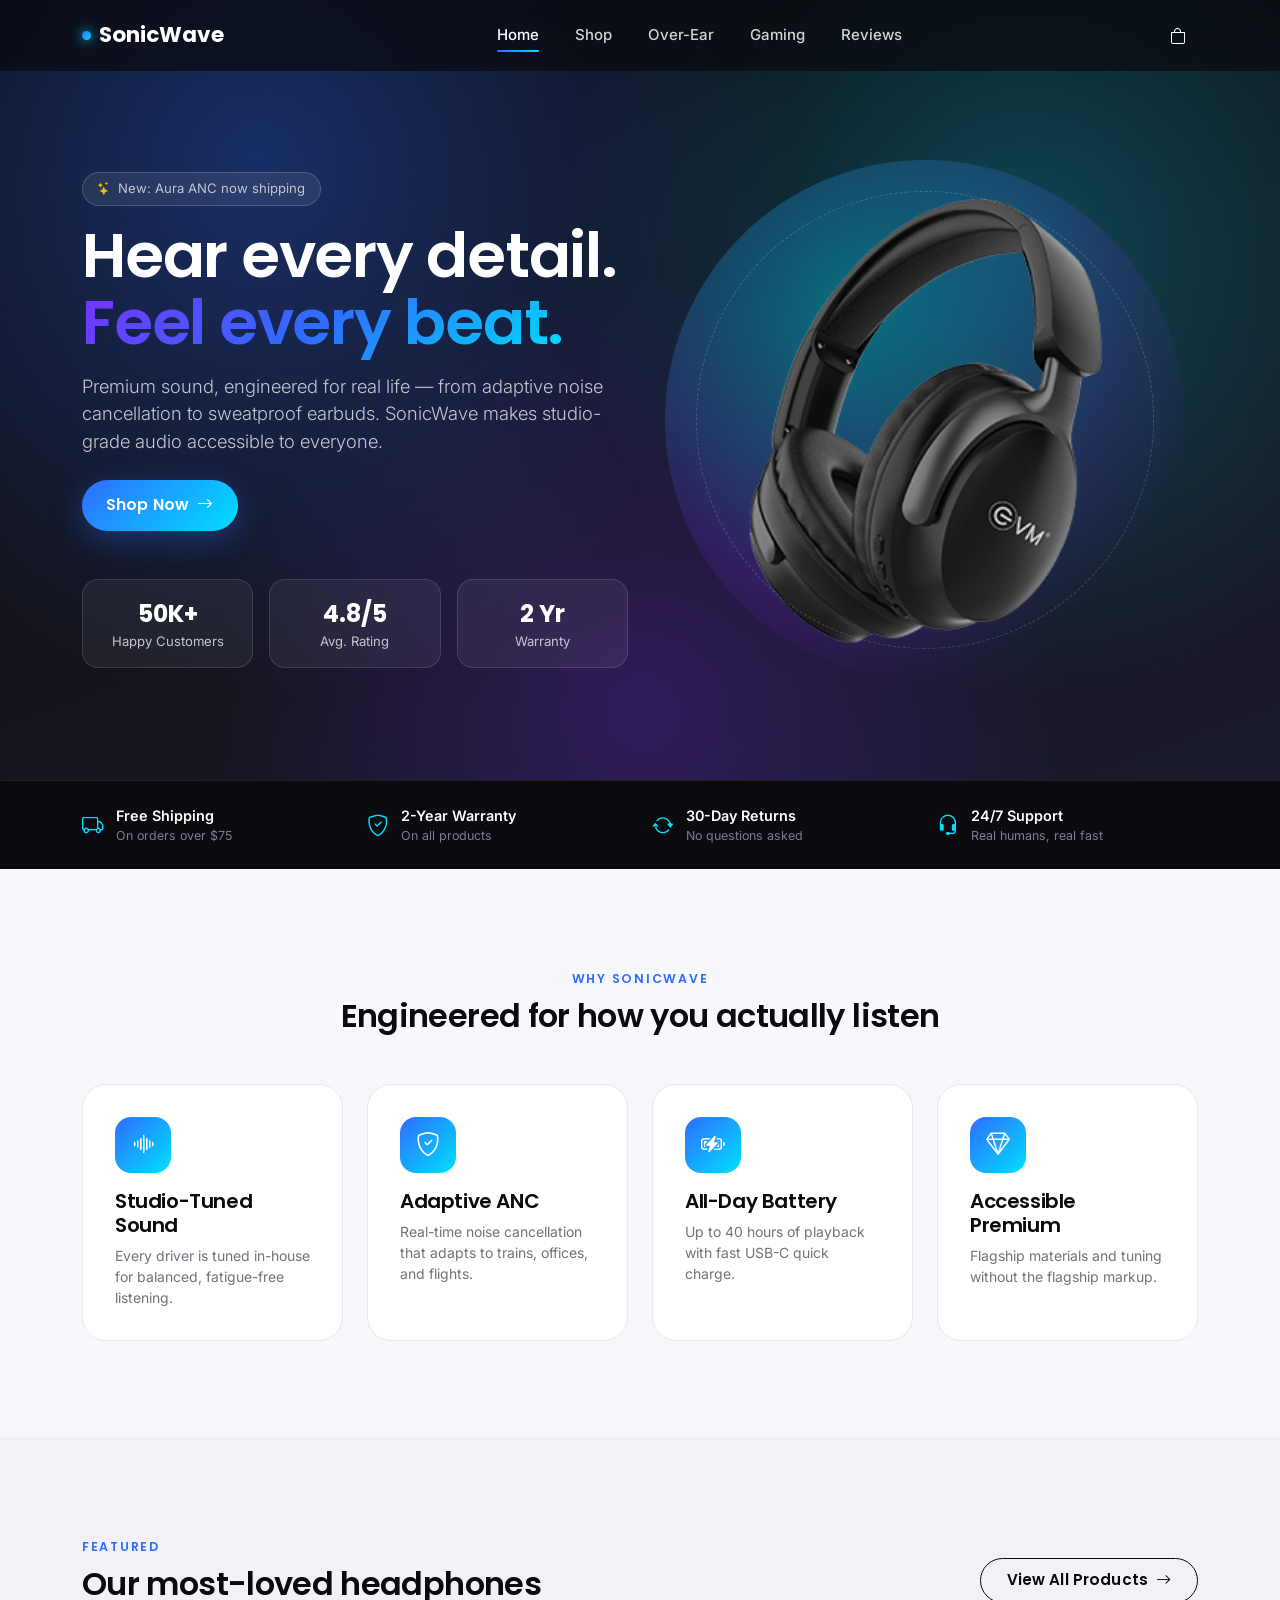
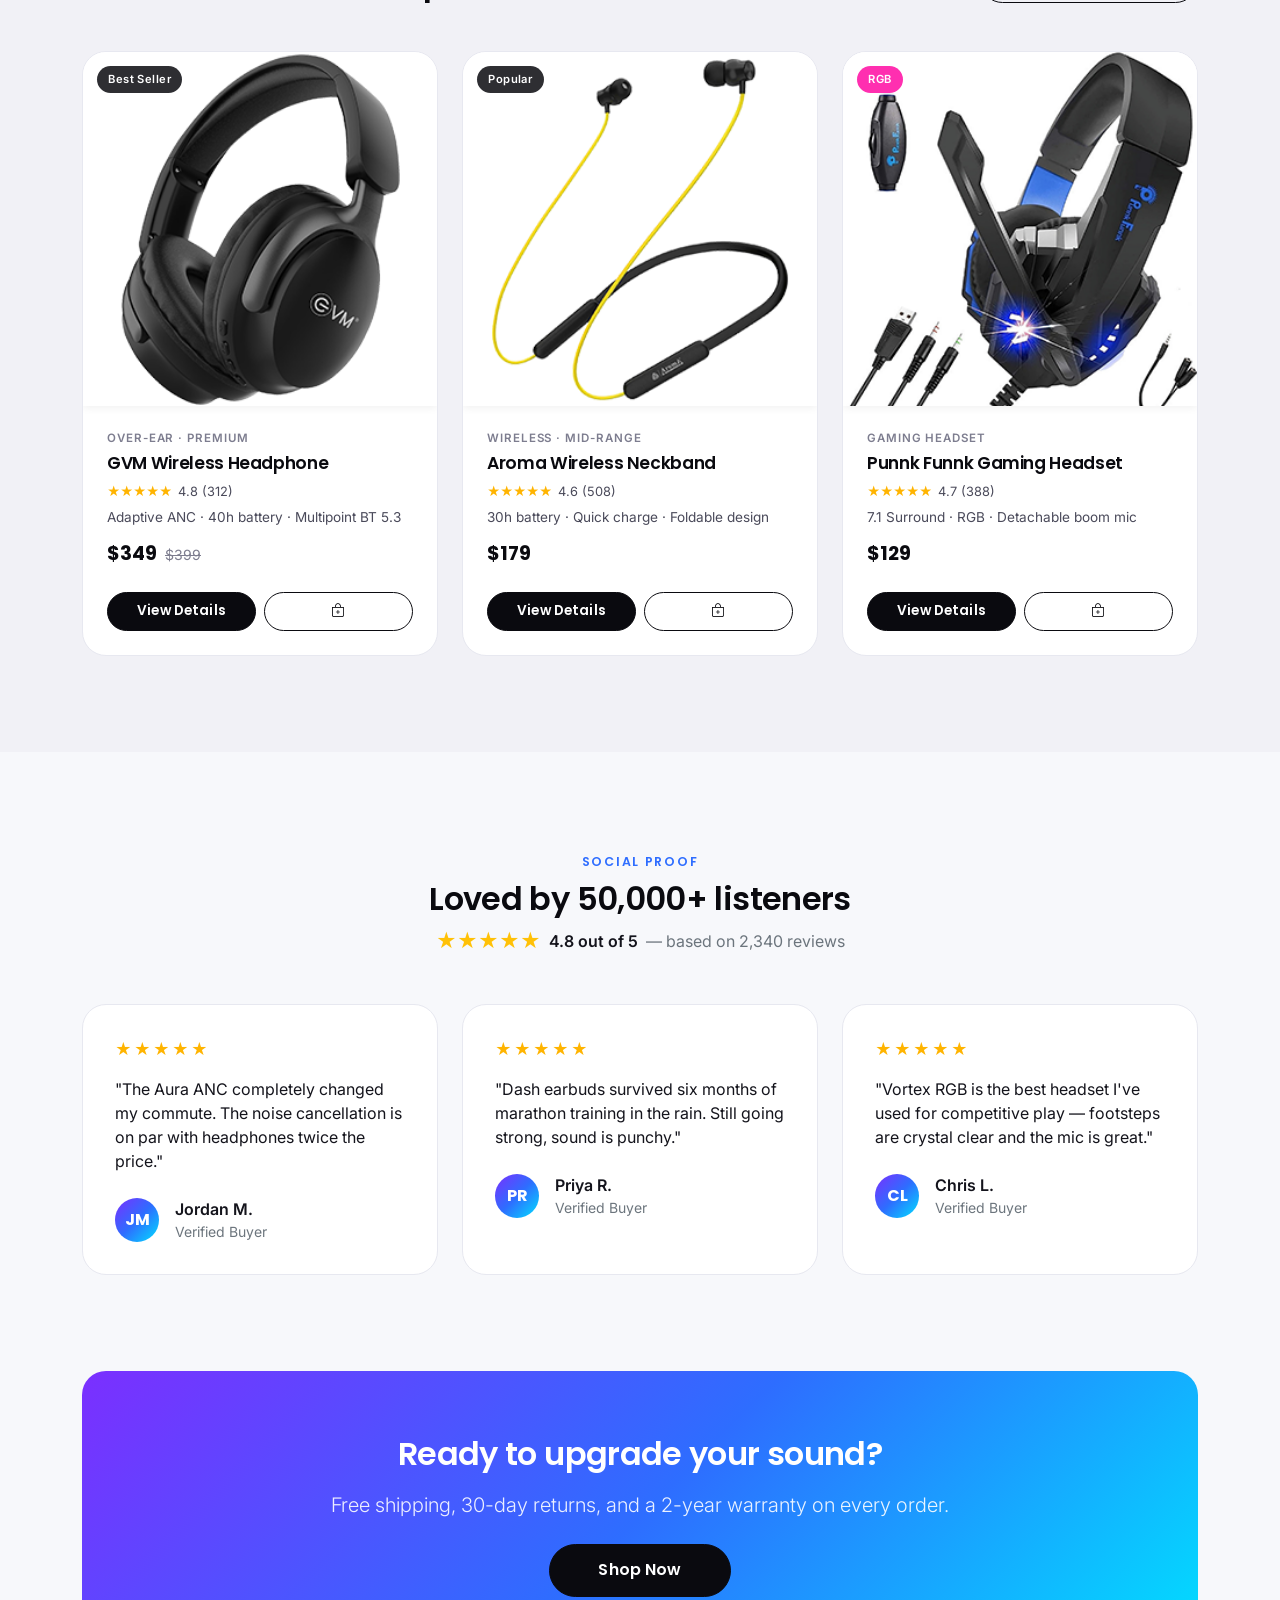
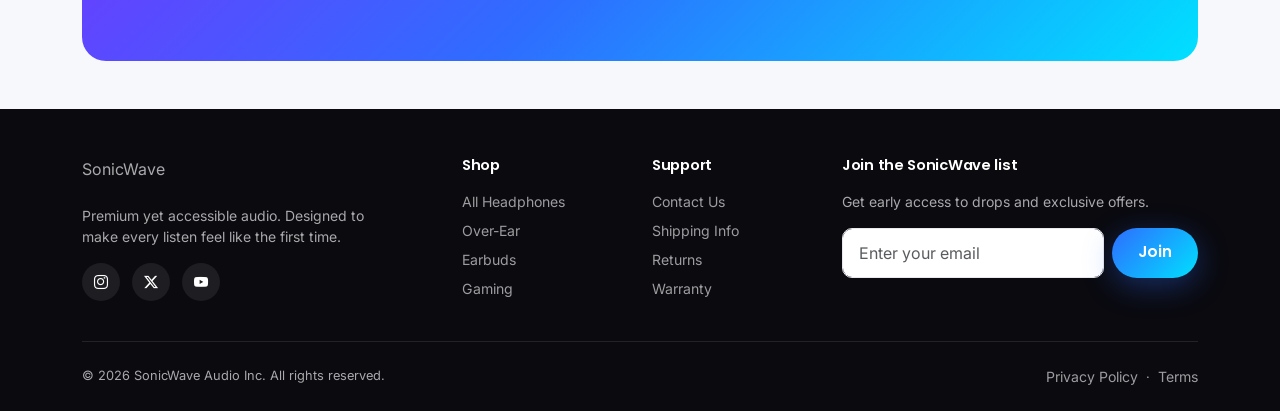
<file: index.html>
<!DOCTYPE html>
<html lang="en">
<head>
<meta charset="UTF-8">
<meta name="viewport" content="width=device-width, initial-scale=1.0">
<title>SonicWave — Hear Every Detail</title>
<link rel="icon" href="images/favicon.png">
<meta name="description" content="SonicWave — premium yet accessible headphones. Over-ear ANC, wireless, sport earbuds, gaming and studio audio.">
<link rel="preconnect" href="https://fonts.googleapis.com">
<link href="https://fonts.googleapis.com/css2?family=Poppins:wght@500;600;700;800&family=Inter:wght@400;500;600;700&display=swap" rel="stylesheet">
<link href="https://cdn.jsdelivr.net/npm/bootstrap@5.3.3/dist/css/bootstrap.min.css" rel="stylesheet">
<link rel="stylesheet" href="https://cdn.jsdelivr.net/npm/bootstrap-icons@1.11.3/font/bootstrap-icons.css">
<link rel="stylesheet" href="css/style.css">
</head>
<body>

<!-- ============================== NAVBAR ============================== -->
<nav class="navbar navbar-expand-lg navbar-sonic fixed-top">
  <div class="container">
    <a class="navbar-brand" href="index.html"><span class="brand-dot"></span>SonicWave</a>
    <div class="collapse navbar-collapse d-none d-lg-flex">
      <ul class="navbar-nav mx-auto gap-1">
        <li class="nav-item"><a class="nav-link active" href="index.html">Home</a></li>
        <li class="nav-item"><a class="nav-link" href="shop.html">Shop</a></li>
        <li class="nav-item"><a class="nav-link" href="shop.html?category=Over-Ear">Over-Ear</a></li>
        <li class="nav-item"><a class="nav-link" href="shop.html?category=Gaming">Gaming</a></li>
        <li class="nav-item"><a class="nav-link" href="#reviews">Reviews</a></li>
      </ul>
    </div>
    <div class="d-flex align-items-center gap-1">
      <a href="cart.html" class="icon-link" aria-label="Cart">
        <i class="bi bi-bag"></i>
        <span class="cart-badge js-cart-count">0</span>
      </a>
      <button class="navbar-toggler d-lg-none" type="button" data-bs-toggle="offcanvas" data-bs-target="#navMenu" aria-label="Toggle navigation">
        <i class="bi bi-list fs-2"></i>
      </button>
    </div>
  </div>
</nav>

<!-- Mobile Offcanvas Menu -->
<div class="offcanvas offcanvas-start offcanvas-sonic" tabindex="-1" id="navMenu">
  <div class="offcanvas-header">
    <span class="navbar-brand"><span class="brand-dot"></span>SonicWave</span>
    <button type="button" class="btn-close btn-close-white" data-bs-dismiss="offcanvas" aria-label="Close"></button>
  </div>
  <div class="offcanvas-body">
    <ul class="navbar-nav">
      <li class="nav-item"><a class="nav-link" href="index.html">Home</a></li>
      <li class="nav-item"><a class="nav-link" href="shop.html">Shop All</a></li>
      <li class="nav-item"><a class="nav-link" href="cart.html">Cart</a></li>
      <li class="nav-item"><a class="nav-link" href="checkout.html">Checkout</a></li>
    </ul>
  </div>
</div>

<!-- ============================== HERO ============================== -->
<header class="hero-sonic">
  <div class="container position-relative">
    <div class="row align-items-center gy-5">
      <div class="col-lg-6">
        <span class="hero-badge"><i class="bi bi-stars text-warning"></i> New: Aura ANC now shipping</span>
        <h1 class="mt-3 mb-3">Hear every detail. <span class="text-gradient">Feel every beat.</span></h1>
        <p class="lead mb-4">Premium sound, engineered for real life — from adaptive noise cancellation to sweatproof earbuds. SonicWave makes studio-grade audio accessible to everyone.</p>
        <div class="d-flex flex-wrap gap-3 mb-5">
          <a href="shop.html" class="btn btn-primary-gradient btn-lg px-4">Shop Now <i class="bi bi-arrow-right ms-1"></i></a>
        </div>
        <div class="row g-3">
          <div class="col-4">
            <div class="stat-pill text-center">
              <div class="stat-num">50K+</div>
              <div class="stat-label">Happy Customers</div>
            </div>
          </div>
          <div class="col-4">
            <div class="stat-pill text-center">
              <div class="stat-num">4.8/5</div>
              <div class="stat-label">Avg. Rating</div>
            </div>
          </div>
          <div class="col-4">
            <div class="stat-pill text-center">
              <div class="stat-num">2 Yr</div>
              <div class="stat-label">Warranty</div>
            </div>
          </div>
        </div>
      </div>
      <div class="col-lg-6">
        <div class="hero-art mx-auto" style="max-width:520px;">
          <div class="glow-ring"></div>
          <img src="images/over1-main.png" alt="SonicWave Aura ANC headphones" loading="eager">
        </div>
      </div>
    </div>
  </div>
</header>

<!-- ============================== TRUST BAR ============================== -->
<section class="trust-bar py-4">
  <div class="container">
    <div class="row g-4">
      <div class="col-6 col-md-3">
        <div class="trust-item">
          <i class="bi bi-truck"></i>
          <div><div class="t-title">Free Shipping</div><div class="t-sub">On orders over $75</div></div>
        </div>
      </div>
      <div class="col-6 col-md-3">
        <div class="trust-item">
          <i class="bi bi-shield-check"></i>
          <div><div class="t-title">2-Year Warranty</div><div class="t-sub">On all products</div></div>
        </div>
      </div>
      <div class="col-6 col-md-3">
        <div class="trust-item">
          <i class="bi bi-arrow-repeat"></i>
          <div><div class="t-title">30-Day Returns</div><div class="t-sub">No questions asked</div></div>
        </div>
      </div>
      <div class="col-6 col-md-3">
        <div class="trust-item">
          <i class="bi bi-headset"></i>
          <div><div class="t-title">24/7 Support</div><div class="t-sub">Real humans, real fast</div></div>
        </div>
      </div>
    </div>
  </div>
</section>

<!-- ============================== VALUE PROPS ============================== -->
<section class="section-pad">
  <div class="container">
    <div class="text-center mb-5">
      <span class="section-eyebrow">Why SonicWave</span>
      <h2 class="mt-2">Engineered for how you actually listen</h2>
    </div>
    <div class="row g-4">
      <div class="col-md-3 col-6">
        <div class="value-card">
          <div class="value-icon"><i class="bi bi-soundwave"></i></div>
          <h5>Studio-Tuned Sound</h5>
          <p class="text-secondary small mb-0">Every driver is tuned in-house for balanced, fatigue-free listening.</p>
        </div>
      </div>
      <div class="col-md-3 col-6">
        <div class="value-card">
          <div class="value-icon"><i class="bi bi-shield-check"></i></div>
          <h5>Adaptive ANC</h5>
          <p class="text-secondary small mb-0">Real-time noise cancellation that adapts to trains, offices, and flights.</p>
        </div>
      </div>
      <div class="col-md-3 col-6">
        <div class="value-card">
          <div class="value-icon"><i class="bi bi-battery-charging"></i></div>
          <h5>All-Day Battery</h5>
          <p class="text-secondary small mb-0">Up to 40 hours of playback with fast USB-C quick charge.</p>
        </div>
      </div>
      <div class="col-md-3 col-6">
        <div class="value-card">
          <div class="value-icon"><i class="bi bi-gem"></i></div>
          <h5>Accessible Premium</h5>
          <p class="text-secondary small mb-0">Flagship materials and tuning without the flagship markup.</p>
        </div>
      </div>
    </div>
  </div>
</section>

<!-- ============================== FEATURED PRODUCTS ============================== -->
<section class="section-pad bg-surface-alt">
  <div class="container">
    <div class="d-flex flex-wrap justify-content-between align-items-end mb-5 gap-3">
      <div>
        <span class="section-eyebrow">Featured</span>
        <h2 class="mt-2 mb-0">Our most-loved headphones</h2>
      </div>
      <a href="shop.html" class="btn btn-outline-dark-pill">View All Products <i class="bi bi-arrow-right ms-1"></i></a>
    </div>

    <div class="row g-4">

      <!-- Card: Aura ANC -->
      <div class="col-lg-4 col-md-6">
        <div class="product-card">
          <div class="product-media tone-1 position-relative">
            <span class="media-badge">Best Seller</span>
            <img src="images/over1-main.png" alt="SonicWave Aura ANC" loading="lazy">
          </div>
          <div class="card-body-sonic">
            <span class="p-category">Over-Ear · Premium</span>
            <a href="product.html?id=aura-anc" class="text-decoration-none"><h3 class="p-name">GVM Wireless Headphone</h3></a>
            <div class="rating-row"><span class="stars">★★★★★</span> 4.8 (312)</div>
            <p class="p-feature">Adaptive ANC · 40h battery · Multipoint BT 5.3</p>
            <div class="p-price-row">
              <span class="p-price">$349</span>
              <span class="p-price-old">$399</span>
            </div>
          </div>
          <div class="card-actions">
            <a href="product.html?id=aura-anc" class="btn btn-dark-pill btn-sm">View Details</a>
            <button class="btn btn-outline-dark-pill btn-sm" onclick="swAddToCart('aura-anc','black',1)"><i class="bi bi-bag-plus"></i></button>
          </div>
        </div>
      </div>

      <!-- Card: Pulse -->
      <div class="col-lg-4 col-md-6">
        <div class="product-card">
          <div class="product-media tone-2 position-relative">
            <span class="media-badge">Popular</span>
            <img src="images/wireless-main.png" alt="Aroma Wireless Neckband" loading="lazy">
          </div>
          <div class="card-body-sonic">
            <span class="p-category">Wireless · Mid-Range</span>
            <a href="product.html?id=pulse-wireless" class="text-decoration-none"><h3 class="p-name">Aroma Wireless Neckband</h3></a>
            <div class="rating-row"><span class="stars">★★★★★</span> 4.6 (508)</div>
            <p class="p-feature">30h battery · Quick charge · Foldable design</p>
            <div class="p-price-row"><span class="p-price">$179</span></div>
          </div>
          <div class="card-actions">
            <a href="product.html?id=pulse-wireless" class="btn btn-dark-pill btn-sm">View Details</a>
            <button class="btn btn-outline-dark-pill btn-sm" onclick="swAddToCart('pulse-wireless','black',1)"><i class="bi bi-bag-plus"></i></button>
          </div>
        </div>
      </div>

      <!-- Card: Vortex Gaming -->
      <div class="col-lg-4 col-md-6">
        <div class="product-card">
          <div class="product-media tone-5 position-relative">
            <span class="media-badge badge-sale">RGB</span>
            <img src="images/gaming-main.png" alt="Punnk Funnk Gaming Headset" loading="lazy">
          </div>
          <div class="card-body-sonic">
            <span class="p-category">Gaming Headset</span>
            <a href="product.html?id=vortex-gaming" class="text-decoration-none"><h3 class="p-name">Punnk Funnk Gaming Headset</h3></a>
            <div class="rating-row"><span class="stars">★★★★★</span> 4.7 (388)</div>
            <p class="p-feature">7.1 Surround · RGB · Detachable boom mic</p>
            <div class="p-price-row"><span class="p-price">$129</span></div>
          </div>
          <div class="card-actions">
            <a href="product.html?id=vortex-gaming" class="btn btn-dark-pill btn-sm">View Details</a>
            <button class="btn btn-outline-dark-pill btn-sm" onclick="swAddToCart('vortex-gaming','black',1)"><i class="bi bi-bag-plus"></i></button>
          </div>
        </div>
      </div>

    </div>
  </div>
</section>

<!-- ============================== SOCIAL PROOF / REVIEWS ============================== -->
<section class="section-pad" id="reviews">
  <div class="container">
    <div class="text-center mb-5">
      <span class="section-eyebrow">Social Proof</span>
      <h2 class="mt-2">Loved by 50,000+ listeners</h2>
      <div class="d-flex justify-content-center align-items-center gap-2 mt-2">
        <span class="text-warning fs-5">★★★★★</span>
        <span class="fw-semibold">4.8 out of 5</span>
        <span class="text-secondary">— based on 2,340 reviews</span>
      </div>
    </div>
    <div class="row g-4">
      <div class="col-md-4">
        <div class="testimonial-card">
          <div class="stars mb-3">★★★★★</div>
          <p class="mb-4">"The Aura ANC completely changed my commute. The noise cancellation is on par with headphones twice the price."</p>
          <div class="d-flex align-items-center gap-3">
            <div class="t-avatar">JM</div>
            <div><div class="fw-semibold">Jordan M.</div><div class="small text-secondary">Verified Buyer</div></div>
          </div>
        </div>
      </div>
      <div class="col-md-4">
        <div class="testimonial-card">
          <div class="stars mb-3">★★★★★</div>
          <p class="mb-4">"Dash earbuds survived six months of marathon training in the rain. Still going strong, sound is punchy."</p>
          <div class="d-flex align-items-center gap-3">
            <div class="t-avatar">PR</div>
            <div><div class="fw-semibold">Priya R.</div><div class="small text-secondary">Verified Buyer</div></div>
          </div>
        </div>
      </div>
      <div class="col-md-4">
        <div class="testimonial-card">
          <div class="stars mb-3">★★★★★</div>
          <p class="mb-4">"Vortex RGB is the best headset I've used for competitive play — footsteps are crystal clear and the mic is great."</p>
          <div class="d-flex align-items-center gap-3">
            <div class="t-avatar">CL</div>
            <div><div class="fw-semibold">Chris L.</div><div class="small text-secondary">Verified Buyer</div></div>
          </div>
        </div>
      </div>
    </div>
  </div>
</section>

<!-- ============================== FINAL CTA BANNER ============================== -->
<section class="container pb-5">
  <div class="cta-banner text-center">
    <div class="position-relative">
      <h2 class="mb-3">Ready to upgrade your sound?</h2>
      <p class="lead mb-4" style="color:rgba(255,255,255,0.9);">Free shipping, 30-day returns, and a 2-year warranty on every order.</p>
      <a href="shop.html" class="btn btn-dark-pill btn-lg px-5">Shop Now</a>
    </div>
  </div>
</section>

<!-- ============================== FOOTER ============================== -->
<footer class="footer-sonic pt-5 pb-4">
  <div class="container">
    <div class="row g-4">
      <div class="col-lg-4">
        <span class="navbar-brand mb-3 d-inline-flex"><span class="brand-dot"></span>SonicWave</span>
        <p class="small mt-2" style="max-width:320px;">Premium yet accessible audio. Designed to make every listen feel like the first time.</p>
        <div class="mt-3">
          <a href="#" class="social-icon" aria-label="Instagram"><i class="bi bi-instagram"></i></a>
          <a href="#" class="social-icon" aria-label="Twitter"><i class="bi bi-twitter-x"></i></a>
          <a href="#" class="social-icon" aria-label="YouTube"><i class="bi bi-youtube"></i></a>
        </div>
      </div>
      <div class="col-lg-2 col-6">
        <h6>Shop</h6>
        <a href="shop.html">All Headphones</a>
        <a href="shop.html?category=Over-Ear">Over-Ear</a>
        <a href="shop.html?category=Earbuds">Earbuds</a>
        <a href="shop.html?category=Gaming">Gaming</a>
      </div>
      <div class="col-lg-2 col-6">
        <h6>Support</h6>
        <a href="#">Contact Us</a>
        <a href="#">Shipping Info</a>
        <a href="#">Returns</a>
        <a href="#">Warranty</a>
      </div>
      <div class="col-lg-4">
        <h6>Join the SonicWave list</h6>
        <p class="small">Get early access to drops and exclusive offers.</p>
        <form class="js-newsletter-form d-flex gap-2">
          <input type="email" class="form-control" placeholder="Enter your email" required>
          <button class="btn btn-primary-gradient" type="submit">Join</button>
        </form>
      </div>
    </div>
    <div class="footer-bottom d-flex flex-wrap justify-content-between gap-2">
      <span>© 2026 SonicWave Audio Inc. All rights reserved.</span>
      <span><a href="#" class="d-inline">Privacy Policy</a> &nbsp;·&nbsp; <a href="#" class="d-inline">Terms</a></span>
    </div>
  </div>
</footer>

<script src="https://cdn.jsdelivr.net/npm/bootstrap@5.3.3/dist/js/bootstrap.bundle.min.js"></script>
<script src="js/main.js"></script>
</body>
</html>
</file>
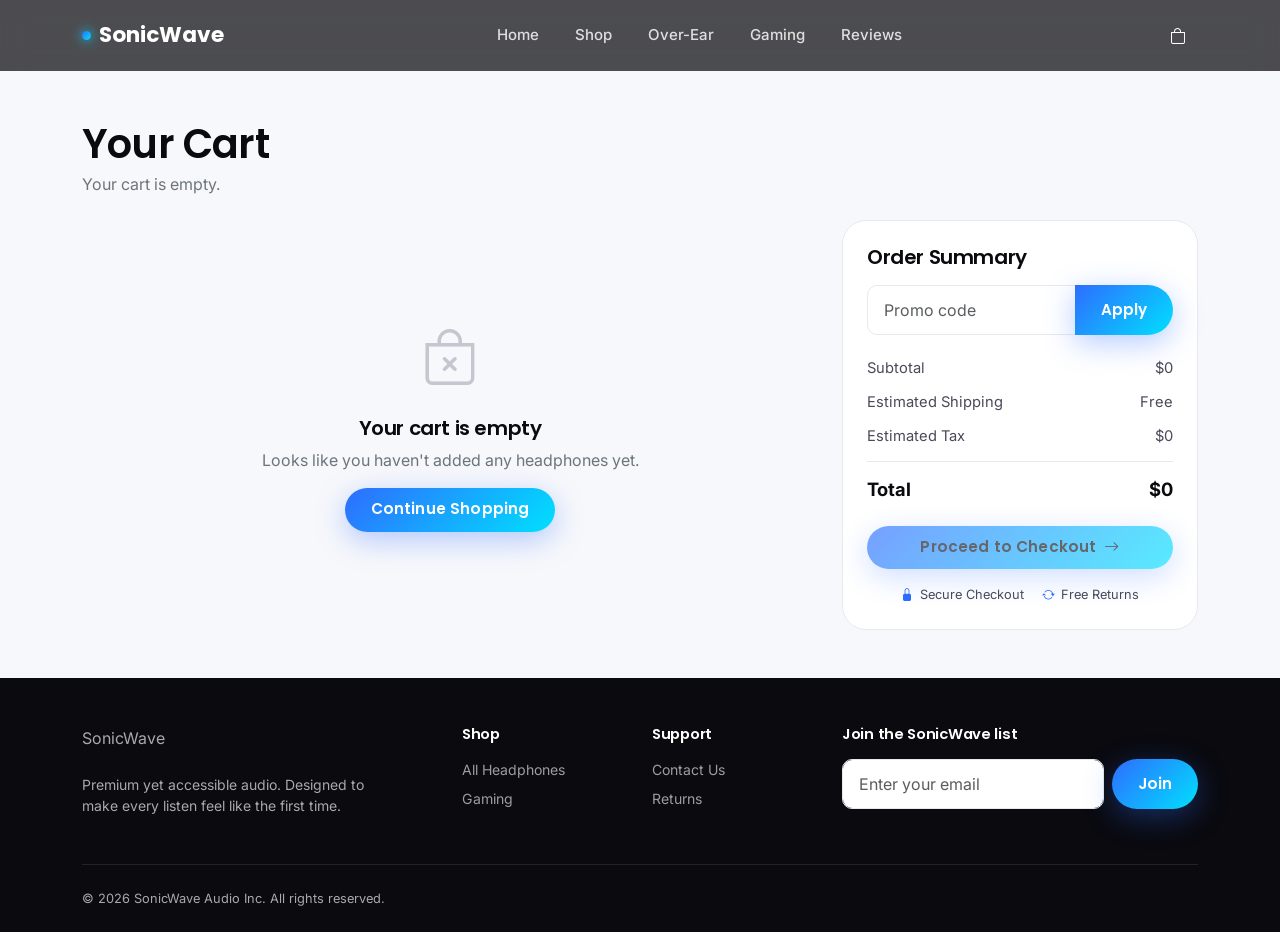
<file: cart.html>
<!DOCTYPE html>
<html lang="en">
<head>
<meta charset="UTF-8">
<meta name="viewport" content="width=device-width, initial-scale=1.0">
<title>Your Cart — SonicWave</title>
<link rel="icon" href="images/favicon.png">
<link rel="preconnect" href="https://fonts.googleapis.com">
<link href="https://fonts.googleapis.com/css2?family=Poppins:wght@500;600;700;800&family=Inter:wght@400;500;600;700&display=swap" rel="stylesheet">
<link href="https://cdn.jsdelivr.net/npm/bootstrap@5.3.3/dist/css/bootstrap.min.css" rel="stylesheet">
<link rel="stylesheet" href="https://cdn.jsdelivr.net/npm/bootstrap-icons@1.11.3/font/bootstrap-icons.css">
<link rel="stylesheet" href="css/style.css">
</head>
<body>

<!-- ============================== NAVBAR ============================== -->
<nav class="navbar navbar-expand-lg navbar-sonic fixed-top">
  <div class="container">
    <a class="navbar-brand" href="index.html"><span class="brand-dot"></span>SonicWave</a>
    <div class="collapse navbar-collapse d-none d-lg-flex">
      <ul class="navbar-nav mx-auto gap-1">
        <li class="nav-item"><a class="nav-link" href="index.html">Home</a></li>
        <li class="nav-item"><a class="nav-link" href="shop.html">Shop</a></li>
        <li class="nav-item"><a class="nav-link" href="shop.html?category=Over-Ear">Over-Ear</a></li>
        <li class="nav-item"><a class="nav-link" href="shop.html?category=Gaming">Gaming</a></li>
        <li class="nav-item"><a class="nav-link" href="index.html#reviews">Reviews</a></li>
      </ul>
    </div>
    <div class="d-flex align-items-center gap-1">
      <a href="cart.html" class="icon-link" aria-label="Cart">
        <i class="bi bi-bag"></i>
        <span class="cart-badge js-cart-count">0</span>
      </a>
      <button class="navbar-toggler d-lg-none" type="button" data-bs-toggle="offcanvas" data-bs-target="#navMenu" aria-label="Toggle navigation">
        <i class="bi bi-list fs-2"></i>
      </button>
    </div>
  </div>
</nav>

<div class="offcanvas offcanvas-start offcanvas-sonic" tabindex="-1" id="navMenu">
  <div class="offcanvas-header">
    <span class="navbar-brand"><span class="brand-dot"></span>SonicWave</span>
    <button type="button" class="btn-close btn-close-white" data-bs-dismiss="offcanvas" aria-label="Close"></button>
  </div>
  <div class="offcanvas-body">
    <ul class="navbar-nav">
      <li class="nav-item"><a class="nav-link" href="index.html">Home</a></li>
      <li class="nav-item"><a class="nav-link" href="shop.html">Shop All</a></li>
      <li class="nav-item"><a class="nav-link" href="cart.html">Cart</a></li>
      <li class="nav-item"><a class="nav-link" href="checkout.html">Checkout</a></li>
    </ul>
  </div>
</div>

<main style="padding-top:120px;" class="pb-5">
  <div class="container">
    <h1 class="mb-1">Your Cart</h1>
    <p class="text-secondary mb-4" id="cartSubtitle">Loading your items…</p>

    <div class="row g-4" id="cartLayout">
      <!-- ===== Cart Items ===== -->
      <div class="col-lg-8">
        <div id="cartItemsWrap"></div>

        <div id="emptyCartState" class="empty-state d-none">
          <i class="bi bi-bag-x"></i>
          <h5 class="mt-3">Your cart is empty</h5>
          <p class="text-secondary">Looks like you haven't added any headphones yet.</p>
          <a href="shop.html" class="btn btn-primary-gradient">Continue Shopping</a>
        </div>

        <a href="shop.html" class="btn btn-outline-dark-pill mt-2" id="continueShoppingBtn"><i class="bi bi-arrow-left me-2"></i>Continue Shopping</a>
      </div>

      <!-- ===== Order Summary ===== -->
      <div class="col-lg-4">
        <div class="summary-card">
          <h5 class="mb-3">Order Summary</h5>
          <div class="input-group mb-3">
            <input type="text" class="form-control promo-input" placeholder="Promo code" id="promoInput" style="border-top-right-radius:0;border-bottom-right-radius:0;">
            <button class="btn btn-primary-gradient" style="border-top-left-radius:0;border-bottom-left-radius:0;" id="applyPromoBtn">Apply</button>
          </div>
          <div class="summary-row"><span>Subtotal</span><span id="sumSubtotal">$0.00</span></div>
          <div class="summary-row"><span>Estimated Shipping</span><span id="sumShipping">$0.00</span></div>
          <div class="summary-row"><span>Estimated Tax</span><span id="sumTax">$0.00</span></div>
          <div class="summary-row text-success d-none" id="sumDiscountRow"><span>Discount</span><span id="sumDiscount">-$0.00</span></div>
          <div class="summary-row total"><span>Total</span><span id="sumTotal">$0.00</span></div>
          <a href="checkout.html" class="btn btn-primary-gradient w-100 mt-3" id="checkoutBtn">Proceed to Checkout <i class="bi bi-arrow-right ms-1"></i></a>
          <div class="trust-badges-row mt-3 justify-content-center">
            <span class="tb-item"><i class="bi bi-lock-fill"></i> Secure Checkout</span>
            <span class="tb-item"><i class="bi bi-arrow-repeat"></i> Free Returns</span>
          </div>
        </div>
      </div>
    </div>
  </div>
</main>

<!-- ============================== FOOTER ============================== -->
<footer class="footer-sonic pt-5 pb-4">
  <div class="container">
    <div class="row g-4">
      <div class="col-lg-4">
        <span class="navbar-brand mb-3 d-inline-flex"><span class="brand-dot"></span>SonicWave</span>
        <p class="small mt-2" style="max-width:320px;">Premium yet accessible audio. Designed to make every listen feel like the first time.</p>
      </div>
      <div class="col-lg-2 col-6">
        <h6>Shop</h6>
        <a href="shop.html">All Headphones</a>
        <a href="shop.html?category=Gaming">Gaming</a>
      </div>
      <div class="col-lg-2 col-6">
        <h6>Support</h6>
        <a href="#">Contact Us</a>
        <a href="#">Returns</a>
      </div>
      <div class="col-lg-4">
        <h6>Join the SonicWave list</h6>
        <form class="js-newsletter-form d-flex gap-2">
          <input type="email" class="form-control" placeholder="Enter your email" required>
          <button class="btn btn-primary-gradient" type="submit">Join</button>
        </form>
      </div>
    </div>
    <div class="footer-bottom">© 2026 SonicWave Audio Inc. All rights reserved.</div>
  </div>
</footer>

<script src="https://cdn.jsdelivr.net/npm/bootstrap@5.3.3/dist/js/bootstrap.bundle.min.js"></script>
<script src="js/main.js"></script>
<script>
  let appliedDiscount = 0;

  function renderCart() {
    const cart = swGetCart();
    const wrap = document.getElementById('cartItemsWrap');
    const empty = document.getElementById('emptyCartState');
    const continueBtn = document.getElementById('continueShoppingBtn');
    const checkoutBtn = document.getElementById('checkoutBtn');

    if (cart.length === 0) {
      wrap.innerHTML = '';
      empty.classList.remove('d-none');
      continueBtn.classList.add('d-none');
      checkoutBtn.classList.add('disabled');
      checkoutBtn.setAttribute('aria-disabled', 'true');
      document.getElementById('cartSubtitle').textContent = 'Your cart is empty.';
    } else {
      empty.classList.add('d-none');
      continueBtn.classList.remove('d-none');
      checkoutBtn.classList.remove('disabled');
      document.getElementById('cartSubtitle').textContent = `${swCartCount()} item${swCartCount() > 1 ? 's' : ''} in your cart`;

      wrap.innerHTML = cart.map(item => {
        const p = swGetProduct(item.id);
        if (!p) return '';
        const variant = p.variants.color.find(c => c.key === item.color) || p.variants.color[0];
        const tone = 'tone-' + p.tone;
        const lineTotal = p.price * item.qty;
        return `
        <div class="cart-line d-flex gap-3" data-id="${item.id}" data-color="${item.color}">
          <a href="product.html?id=${p.id}" class="product-media cl-media ${tone}">
            <img src="${swMainImage(p)}" alt="${p.name}" loading="lazy">
          </a>
          <div class="flex-grow-1">
            <div class="d-flex justify-content-between">
              <div>
                <a href="product.html?id=${p.id}" class="text-decoration-none text-dark"><h6 class="mb-1 fw-semibold">${p.name}</h6></a>
                <div class="small text-secondary mb-1">Color: ${variant.label}</div>
                <div class="fw-semibold">${swFormatPrice(p.price)}</div>
              </div>
              <button class="btn-ghost-icon remove-item-btn" aria-label="Remove item"><i class="bi bi-trash3"></i></button>
            </div>
            <div class="d-flex justify-content-between align-items-center mt-2">
              <div class="qty-stepper">
                <button type="button" class="qty-dec">−</button>
                <input type="text" class="qty-val" value="${item.qty}" readonly>
                <button type="button" class="qty-inc">+</button>
              </div>
              <div class="fw-bold line-total">${swFormatPrice(lineTotal)}</div>
            </div>
          </div>
        </div>`;
      }).join('');

      // Wire up per-line events
      wrap.querySelectorAll('.cart-line').forEach(line => {
        const id = line.dataset.id, color = line.dataset.color;
        line.querySelector('.qty-inc').addEventListener('click', () => {
          const item = swGetCart().find(i => i.id === id && i.color === color);
          swUpdateQty(id, color, item.qty + 1);
          renderCart();
        });
        line.querySelector('.qty-dec').addEventListener('click', () => {
          const item = swGetCart().find(i => i.id === id && i.color === color);
          swUpdateQty(id, color, Math.max(1, item.qty - 1));
          renderCart();
        });
        line.querySelector('.remove-item-btn').addEventListener('click', () => {
          swRemoveFromCart(id, color);
          renderCart();
        });
      });
    }

    updateSummary();
  }

  function updateSummary() {
    const subtotal = swCartSubtotal();
    const shipping = subtotal === 0 ? 0 : (subtotal >= 75 ? 0 : 8.99);
    const tax = subtotal * 0.07;
    const discount = subtotal * appliedDiscount;
    const total = Math.max(0, subtotal + shipping + tax - discount);

    document.getElementById('sumSubtotal').textContent = swFormatPrice(subtotal);
    document.getElementById('sumShipping').textContent = shipping === 0 ? 'Free' : swFormatPrice(shipping);
    document.getElementById('sumTax').textContent = swFormatPrice(tax);
    document.getElementById('sumTotal').textContent = swFormatPrice(total);

    const discRow = document.getElementById('sumDiscountRow');
    if (discount > 0) {
      discRow.classList.remove('d-none');
      document.getElementById('sumDiscount').textContent = '-' + swFormatPrice(discount);
    } else {
      discRow.classList.add('d-none');
    }
  }

  document.getElementById('applyPromoBtn').addEventListener('click', () => {
    const code = document.getElementById('promoInput').value.trim().toUpperCase();
    if (code === 'SONIC10') {
      appliedDiscount = 0.10;
      swShowToast('Promo applied', '10% off your order');
    } else if (code) {
      appliedDiscount = 0;
      swShowToast('Invalid code', 'Try SONIC10 for 10% off');
    }
    updateSummary();
  });

  renderCart();
</script>
</body>
</html>
</file>
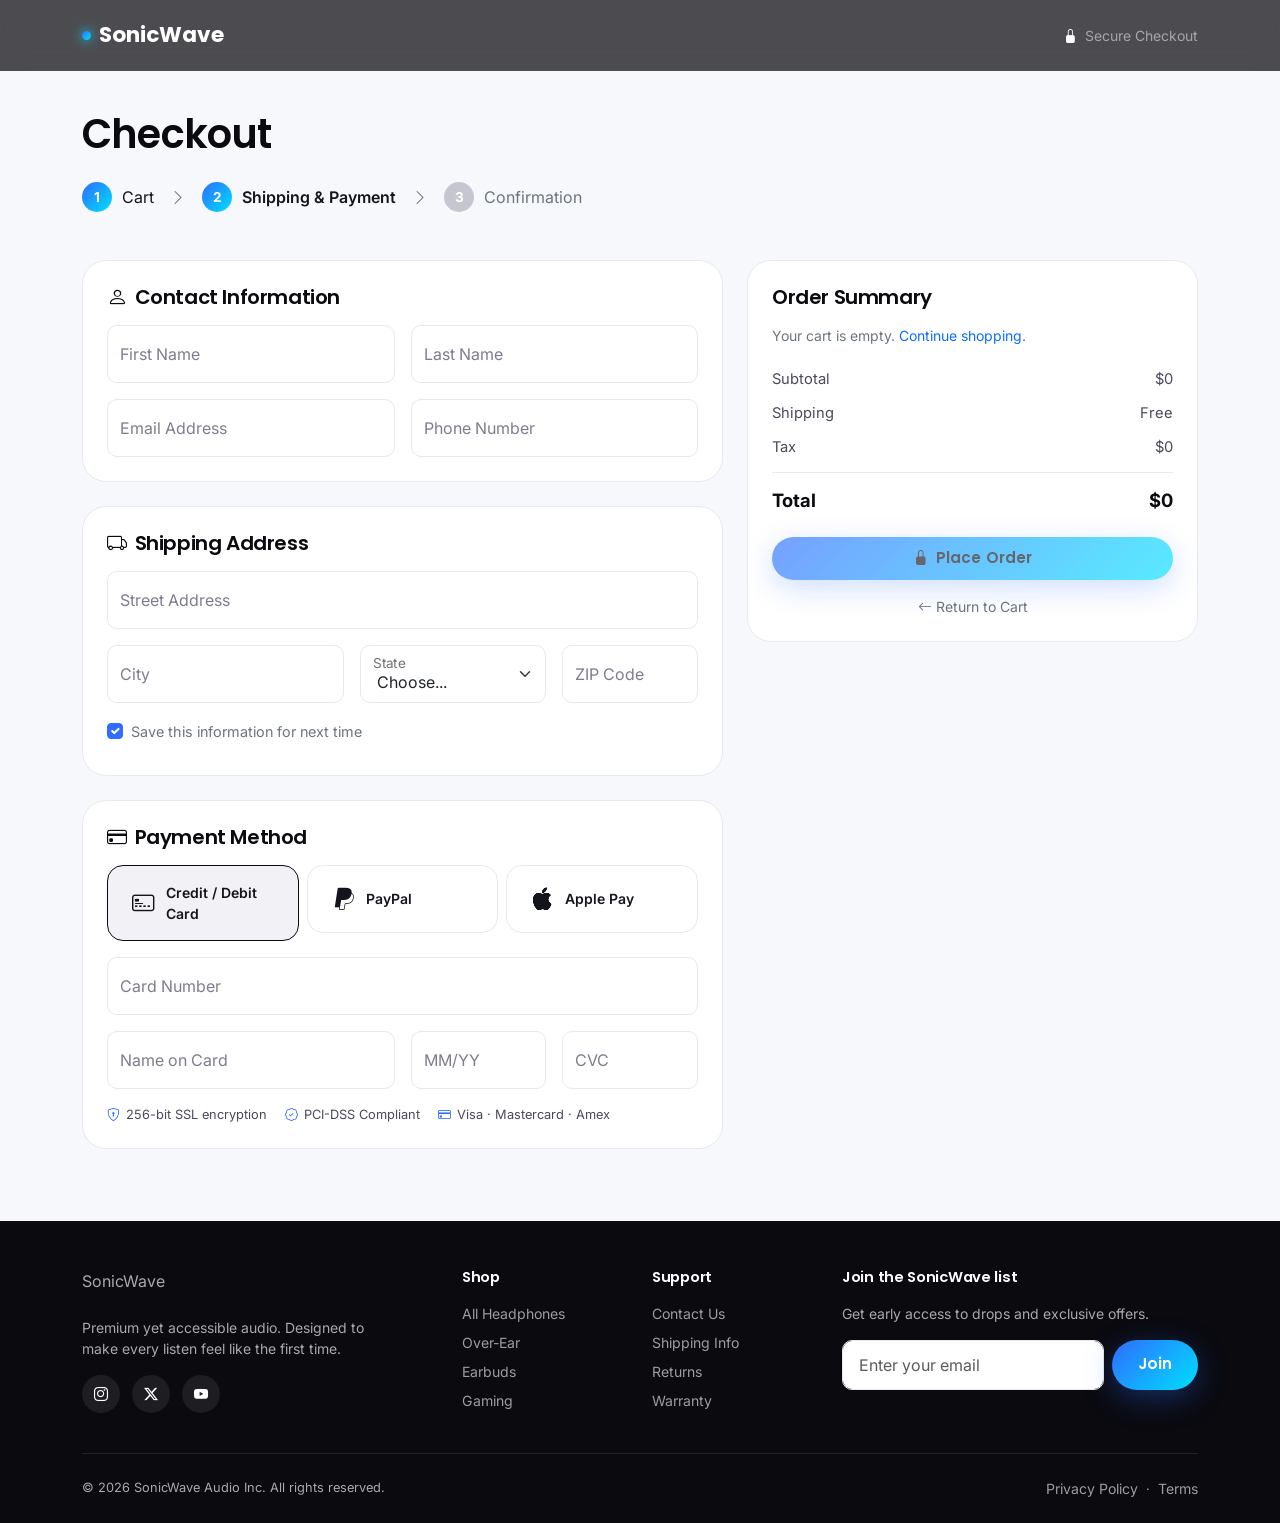
<file: checkout.html>
<!DOCTYPE html>
<html lang="en">
<head>
<meta charset="UTF-8">
<meta name="viewport" content="width=device-width, initial-scale=1.0">
<title>Checkout — SonicWave</title>
<link rel="icon" href="images/favicon.png">
<link rel="preconnect" href="https://fonts.googleapis.com">
<link href="https://fonts.googleapis.com/css2?family=Poppins:wght@500;600;700;800&family=Inter:wght@400;500;600;700&display=swap" rel="stylesheet">
<link href="https://cdn.jsdelivr.net/npm/bootstrap@5.3.3/dist/css/bootstrap.min.css" rel="stylesheet">
<link rel="stylesheet" href="https://cdn.jsdelivr.net/npm/bootstrap-icons@1.11.3/font/bootstrap-icons.css">
<link rel="stylesheet" href="css/style.css">
</head>
<body>

<!-- ============================== MINIMAL CHECKOUT NAVBAR ============================== -->
<nav class="navbar navbar-sonic fixed-top">
  <div class="container justify-content-between">
    <a class="navbar-brand" href="index.html"><span class="brand-dot"></span>SonicWave</a>
    <div class="d-flex align-items-center gap-2 text-white-50 small">
      <i class="bi bi-lock-fill text-white"></i> Secure Checkout
    </div>
  </div>
</nav>

<main style="padding-top:110px;" class="pb-5">
  <div class="container">
    <h1 class="mb-4">Checkout</h1>

    <!-- Progress -->
    <div class="d-flex align-items-center mb-5 flex-wrap gap-2">
      <span class="d-flex align-items-center"><span class="checkout-step-badge">1</span> Cart</span>
      <i class="bi bi-chevron-right text-secondary mx-2"></i>
      <span class="d-flex align-items-center fw-semibold"><span class="checkout-step-badge">2</span> Shipping &amp; Payment</span>
      <i class="bi bi-chevron-right text-secondary mx-2"></i>
      <span class="d-flex align-items-center text-secondary"><span class="checkout-step-badge" style="background:#c6c6d0;">3</span> Confirmation</span>
    </div>

    <form id="checkoutForm" novalidate>
      <div class="row g-4">
        <!-- ===== Left: Forms ===== -->
        <div class="col-lg-7">

          <!-- Contact -->
          <div class="filter-panel mb-4">
            <h5 class="mb-3"><i class="bi bi-person me-2"></i>Contact Information</h5>
            <div class="row g-3">
              <div class="col-md-6">
                <div class="form-floating">
                  <input type="text" class="form-control" id="firstName" placeholder="First name" required>
                  <label for="firstName">First Name</label>
                </div>
              </div>
              <div class="col-md-6">
                <div class="form-floating">
                  <input type="text" class="form-control" id="lastName" placeholder="Last name" required>
                  <label for="lastName">Last Name</label>
                </div>
              </div>
              <div class="col-md-6">
                <div class="form-floating">
                  <input type="email" class="form-control" id="email" placeholder="Email" required>
                  <label for="email">Email Address</label>
                </div>
              </div>
              <div class="col-md-6">
                <div class="form-floating">
                  <input type="tel" class="form-control" id="phone" placeholder="Phone" required>
                  <label for="phone">Phone Number</label>
                </div>
              </div>
            </div>
          </div>

          <!-- Shipping Address -->
          <div class="filter-panel mb-4">
            <h5 class="mb-3"><i class="bi bi-truck me-2"></i>Shipping Address</h5>
            <div class="row g-3">
              <div class="col-12">
                <div class="form-floating">
                  <input type="text" class="form-control" id="address" placeholder="Street Address" required>
                  <label for="address">Street Address</label>
                </div>
              </div>
              <div class="col-md-5">
                <div class="form-floating">
                  <input type="text" class="form-control" id="city" placeholder="City" required>
                  <label for="city">City</label>
                </div>
              </div>
              <div class="col-md-4">
                <div class="form-floating">
                  <select class="form-select" id="state" required>
                    <option value="" selected disabled>Choose...</option>
                    <option>California</option>
                    <option>New York</option>
                    <option>Texas</option>
                    <option>Illinois</option>
                    <option>Other</option>
                  </select>
                  <label for="state">State</label>
                </div>
              </div>
              <div class="col-md-3">
                <div class="form-floating">
                  <input type="text" class="form-control" id="zip" placeholder="ZIP" required>
                  <label for="zip">ZIP Code</label>
                </div>
              </div>
              <div class="col-12">
                <div class="form-check">
                  <input class="form-check-input" type="checkbox" id="saveInfo" checked>
                  <label class="form-check-label small text-secondary" for="saveInfo">Save this information for next time</label>
                </div>
              </div>
            </div>
          </div>

          <!-- Payment -->
          <div class="filter-panel mb-4">
            <h5 class="mb-3"><i class="bi bi-credit-card me-2"></i>Payment Method</h5>
            <div class="row g-2 mb-3">
              <div class="col-md-4">
                <div class="payment-option active" data-pay="card">
                  <i class="bi bi-credit-card-2-front"></i>
                  <div><div class="fw-semibold small">Credit / Debit Card</div></div>
                </div>
              </div>
              <div class="col-md-4">
                <div class="payment-option" data-pay="paypal">
                  <i class="bi bi-paypal"></i>
                  <div><div class="fw-semibold small">PayPal</div></div>
                </div>
              </div>
              <div class="col-md-4">
                <div class="payment-option" data-pay="applepay">
                  <i class="bi bi-apple"></i>
                  <div><div class="fw-semibold small">Apple Pay</div></div>
                </div>
              </div>
            </div>

            <div id="cardFields" class="row g-3">
              <div class="col-12">
                <div class="form-floating">
                  <input type="text" class="form-control" id="cardNumber" placeholder="Card Number" maxlength="19">
                  <label for="cardNumber">Card Number</label>
                </div>
              </div>
              <div class="col-md-6">
                <div class="form-floating">
                  <input type="text" class="form-control" id="cardName" placeholder="Name on Card">
                  <label for="cardName">Name on Card</label>
                </div>
              </div>
              <div class="col-6 col-md-3">
                <div class="form-floating">
                  <input type="text" class="form-control" id="cardExp" placeholder="MM/YY" maxlength="5">
                  <label for="cardExp">MM/YY</label>
                </div>
              </div>
              <div class="col-6 col-md-3">
                <div class="form-floating">
                  <input type="text" class="form-control" id="cardCvc" placeholder="CVC" maxlength="4">
                  <label for="cardCvc">CVC</label>
                </div>
              </div>
            </div>
            <div id="altPayNotice" class="text-secondary small d-none">You'll be redirected to complete payment securely after placing your order.</div>

            <div class="trust-badges-row mt-3">
              <span class="tb-item"><i class="bi bi-shield-lock"></i> 256-bit SSL encryption</span>
              <span class="tb-item"><i class="bi bi-patch-check"></i> PCI-DSS Compliant</span>
              <span class="tb-item"><i class="bi bi-credit-card"></i> Visa · Mastercard · Amex</span>
            </div>
          </div>
        </div>

        <!-- ===== Right: Order Summary ===== -->
        <div class="col-lg-5">
          <div class="summary-card">
            <h5 class="mb-3">Order Summary</h5>
            <div id="checkoutItems" class="mb-3"></div>
            <div class="summary-row"><span>Subtotal</span><span id="coSubtotal">$0.00</span></div>
            <div class="summary-row"><span>Shipping</span><span id="coShipping">$0.00</span></div>
            <div class="summary-row"><span>Tax</span><span id="coTax">$0.00</span></div>
            <div class="summary-row total"><span>Total</span><span id="coTotal">$0.00</span></div>
            <button type="submit" class="btn btn-primary-gradient w-100 mt-3" id="placeOrderBtn">
              <i class="bi bi-lock-fill me-2"></i>Place Order
            </button>
            <a href="cart.html" class="d-block text-center small mt-3 text-secondary"><i class="bi bi-arrow-left me-1"></i>Return to Cart</a>
          </div>
        </div>
      </div>
    </form>
  </div>
</main>
<!-- ============================== FOOTER ============================== -->
<footer class="footer-sonic pt-5 pb-4">
  <div class="container">
    <div class="row g-4">
      <div class="col-lg-4">
        <span class="navbar-brand mb-3 d-inline-flex"><span class="brand-dot"></span>SonicWave</span>
        <p class="small mt-2" style="max-width:320px;">Premium yet accessible audio. Designed to make every listen feel like the first time.</p>
        <div class="mt-3">
          <a href="#" class="social-icon" aria-label="Instagram"><i class="bi bi-instagram"></i></a>
          <a href="#" class="social-icon" aria-label="Twitter"><i class="bi bi-twitter-x"></i></a>
          <a href="#" class="social-icon" aria-label="YouTube"><i class="bi bi-youtube"></i></a>
        </div>
      </div>
      <div class="col-lg-2 col-6">
        <h6>Shop</h6>
        <a href="shop.html">All Headphones</a>
        <a href="shop.html?category=Over-Ear">Over-Ear</a>
        <a href="shop.html?category=Earbuds">Earbuds</a>
        <a href="shop.html?category=Gaming">Gaming</a>
      </div>
      <div class="col-lg-2 col-6">
        <h6>Support</h6>
        <a href="#">Contact Us</a>
        <a href="#">Shipping Info</a>
        <a href="#">Returns</a>
        <a href="#">Warranty</a>
      </div>
      <div class="col-lg-4">
        <h6>Join the SonicWave list</h6>
        <p class="small">Get early access to drops and exclusive offers.</p>
        <form class="js-newsletter-form d-flex gap-2">
          <input type="email" class="form-control" placeholder="Enter your email" required>
          <button class="btn btn-primary-gradient" type="submit">Join</button>
        </form>
      </div>
    </div>
    <div class="footer-bottom d-flex flex-wrap justify-content-between gap-2">
      <span>© 2026 SonicWave Audio Inc. All rights reserved.</span>
      <span><a href="#" class="d-inline">Privacy Policy</a> &nbsp;·&nbsp; <a href="#" class="d-inline">Terms</a></span>
    </div>
  </div>
</footer>
<script src="https://cdn.jsdelivr.net/npm/bootstrap@5.3.3/dist/js/bootstrap.bundle.min.js"></script>
<script src="js/main.js"></script>
<script>
  // ---- Populate order summary from cart ----
  function renderCheckoutSummary() {
    const cart = swGetCart();
    const itemsWrap = document.getElementById('checkoutItems');

    if (cart.length === 0) {
      itemsWrap.innerHTML = '<p class="text-secondary small">Your cart is empty. <a href="shop.html">Continue shopping</a>.</p>';
    } else {
      itemsWrap.innerHTML = cart.map(item => {
        const p = swGetProduct(item.id);
        if (!p) return '';
        const variant = p.variants.color.find(c => c.key === item.color) || p.variants.color[0];
        return `
        <div class="d-flex justify-content-between align-items-center mb-2">
          <div class="d-flex align-items-center gap-2">
            <span class="badge-soft">${item.qty}x</span>
            <div>
              <div class="small fw-semibold">${p.name}</div>
              <div class="small text-secondary">${variant.label}</div>
            </div>
          </div>
          <div class="small fw-semibold">${swFormatPrice(p.price * item.qty)}</div>
        </div>`;
      }).join('');
    }

    const subtotal = swCartSubtotal();
    const shipping = subtotal === 0 ? 0 : (subtotal >= 75 ? 0 : 8.99);
    const tax = subtotal * 0.07;
    const total = subtotal + shipping + tax;

    document.getElementById('coSubtotal').textContent = swFormatPrice(subtotal);
    document.getElementById('coShipping').textContent = shipping === 0 ? 'Free' : swFormatPrice(shipping);
    document.getElementById('coTax').textContent = swFormatPrice(tax);
    document.getElementById('coTotal').textContent = swFormatPrice(total);

    document.getElementById('placeOrderBtn').disabled = cart.length === 0;
  }
  renderCheckoutSummary();

  // ---- Payment method toggle ----
  document.querySelectorAll('.payment-option').forEach(opt => {
    opt.addEventListener('click', () => {
      document.querySelectorAll('.payment-option').forEach(o => o.classList.remove('active'));
      opt.classList.add('active');
      const isCard = opt.dataset.pay === 'card';
      document.getElementById('cardFields').classList.toggle('d-none', !isCard);
      document.getElementById('altPayNotice').classList.toggle('d-none', isCard);
    });
  });

  // ---- Card number formatting ----
  document.getElementById('cardNumber').addEventListener('input', function (e) {
    let v = e.target.value.replace(/\D/g, '').slice(0, 16);
    e.target.value = v.replace(/(.{4})/g, '$1 ').trim();
  });
  document.getElementById('cardExp').addEventListener('input', function (e) {
    let v = e.target.value.replace(/\D/g, '').slice(0, 4);
    if (v.length > 2) v = v.slice(0, 2) + '/' + v.slice(2);
    e.target.value = v;
  });

  // ---- Submit ----
  document.getElementById('checkoutForm').addEventListener('submit', function (e) {
    e.preventDefault();
    if (swGetCart().length === 0) return;
    if (!this.checkValidity()) {
      this.classList.add('was-validated');
      return;
    }
    // Persist a lightweight order snapshot for the confirmation page
    const order = {
      items: swGetCart(),
      subtotal: swCartSubtotal(),
      name: document.getElementById('firstName').value + ' ' + document.getElementById('lastName').value,
      email: document.getElementById('email').value,
      address: document.getElementById('address').value + ', ' + document.getElementById('city').value,
      orderNumber: 'SW-' + Math.floor(100000 + Math.random() * 900000)
    };
    localStorage.setItem('sonicwave_last_order', JSON.stringify(order));
    localStorage.removeItem(SW_CART_KEY);
    window.location.href = 'order-confirmation.html';
  });
</script>
</body>
</html>
</file>
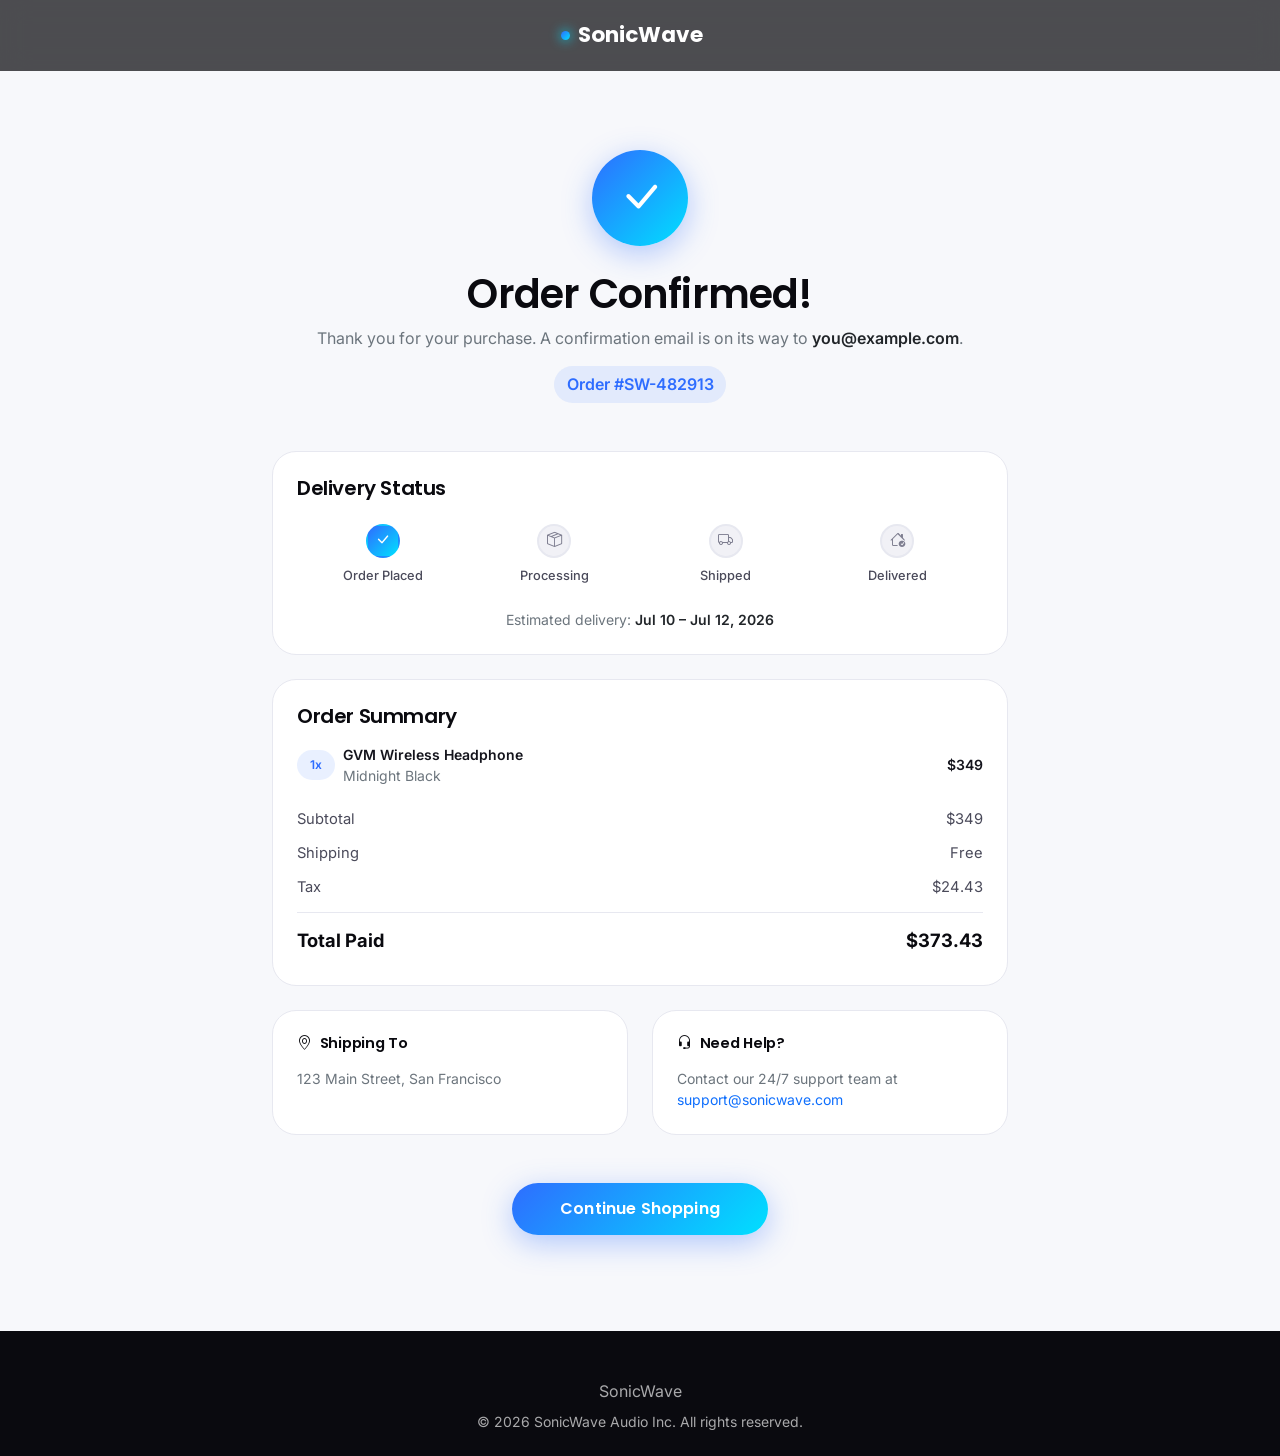
<file: order-confirmation.html>
<!DOCTYPE html>
<html lang="en">
<head>
<meta charset="UTF-8">
<meta name="viewport" content="width=device-width, initial-scale=1.0">
<title>Order Confirmed — SonicWave</title>
<link rel="icon" href="images/favicon.png">
<link rel="preconnect" href="https://fonts.googleapis.com">
<link href="https://fonts.googleapis.com/css2?family=Poppins:wght@500;600;700;800&family=Inter:wght@400;500;600;700&display=swap" rel="stylesheet">
<link href="https://cdn.jsdelivr.net/npm/bootstrap@5.3.3/dist/css/bootstrap.min.css" rel="stylesheet">
<link rel="stylesheet" href="https://cdn.jsdelivr.net/npm/bootstrap-icons@1.11.3/font/bootstrap-icons.css">
<link rel="stylesheet" href="css/style.css">
</head>
<body>

<!-- ============================== MINIMAL NAVBAR ============================== -->
<nav class="navbar navbar-sonic fixed-top">
  <div class="container justify-content-center">
    <a class="navbar-brand" href="index.html"><span class="brand-dot"></span>SonicWave</a>
  </div>
</nav>

<main style="padding-top:150px;" class="pb-5">
  <div class="container" style="max-width:760px;">

    <!-- ============================== SUCCESS HEADER ============================== -->
    <div class="text-center mb-5">
      <div class="success-check"><i class="bi bi-check-lg"></i></div>
      <h1 class="mt-4 mb-2">Order Confirmed!</h1>
      <p class="text-secondary">Thank you for your purchase. A confirmation email is on its way to <span id="confEmail" class="fw-semibold text-dark">you</span>.</p>
      <div class="badge-soft d-inline-block fs-6" id="orderNumberBadge">Order #SW-000000</div>
    </div>

    <!-- ============================== DELIVERY TRACKING ============================== -->
    <div class="filter-panel mb-4">
      <h5 class="mb-4">Delivery Status</h5>
      <div class="d-flex">
        <div class="tracking-step done">
          <div class="tracking-line"></div>
          <div class="ts-dot"><i class="bi bi-check-lg"></i></div>
          <div class="ts-label">Order Placed</div>
        </div>
        <div class="tracking-step">
          <div class="tracking-line"></div>
          <div class="ts-dot"><i class="bi bi-box-seam"></i></div>
          <div class="ts-label">Processing</div>
        </div>
        <div class="tracking-step">
          <div class="tracking-line"></div>
          <div class="ts-dot"><i class="bi bi-truck"></i></div>
          <div class="ts-label">Shipped</div>
        </div>
        <div class="tracking-step">
          <div class="tracking-line"></div>
          <div class="ts-dot"><i class="bi bi-house-check"></i></div>
          <div class="ts-label">Delivered</div>
        </div>
      </div>
      <div class="text-center mt-4 text-secondary small">
        Estimated delivery: <span class="fw-semibold text-dark" id="estDelivery">Jul 10 – Jul 12, 2026</span>
      </div>
    </div>

    <!-- ============================== ORDER SUMMARY ============================== -->
    <div class="filter-panel mb-4">
      <h5 class="mb-3">Order Summary</h5>
      <div id="confItems" class="mb-3"></div>
      <div class="summary-row"><span>Subtotal</span><span id="confSubtotal">$0.00</span></div>
      <div class="summary-row"><span>Shipping</span><span id="confShipping">Free</span></div>
      <div class="summary-row"><span>Tax</span><span id="confTax">$0.00</span></div>
      <div class="summary-row total"><span>Total Paid</span><span id="confTotal">$0.00</span></div>
    </div>

    <!-- ============================== DELIVERY INFO ============================== -->
    <div class="row g-4 mb-5">
      <div class="col-md-6">
        <div class="filter-panel h-100">
          <h6><i class="bi bi-geo-alt me-2"></i>Shipping To</h6>
          <p class="mb-0 text-secondary small" id="confAddress">123 Main Street, San Francisco</p>
        </div>
      </div>
      <div class="col-md-6">
        <div class="filter-panel h-100">
          <h6><i class="bi bi-headset me-2"></i>Need Help?</h6>
          <p class="mb-0 text-secondary small">Contact our 24/7 support team at <a href="mailto:support@sonicwave.com">support@sonicwave.com</a></p>
        </div>
      </div>
    </div>

    <!-- ============================== CTA ============================== -->
    <div class="text-center">
      <a href="shop.html" class="btn btn-primary-gradient btn-lg px-5">Continue Shopping</a>
    </div>
  </div>
</main>

<!-- ============================== FOOTER ============================== -->
<footer class="footer-sonic pt-5 pb-4 mt-5">
  <div class="container text-center">
    <span class="navbar-brand d-inline-flex mb-2"><span class="brand-dot"></span>SonicWave</span>
    <p class="small mb-0">© 2026 SonicWave Audio Inc. All rights reserved.</p>
  </div>
</footer>

<script src="https://cdn.jsdelivr.net/npm/bootstrap@5.3.3/dist/js/bootstrap.bundle.min.js"></script>
<script src="js/main.js"></script>
<script>
  (function () {
    let order = null;
    try { order = JSON.parse(localStorage.getItem('sonicwave_last_order')); } catch (e) {}

    if (!order || !order.items || order.items.length === 0) {
      // Fallback demo order so the page is always presentable
      order = {
        items: [{ id: 'aura-anc', color: 'black', qty: 1 }],
        subtotal: 349,
        name: 'Guest',
        email: 'you@example.com',
        address: '123 Main Street, San Francisco',
        orderNumber: 'SW-482913'
      };
    }

    document.getElementById('orderNumberBadge').textContent = 'Order #' + order.orderNumber;
    document.getElementById('confEmail').textContent = order.email || 'you';
    document.getElementById('confAddress').textContent = order.address || '—';

    const itemsWrap = document.getElementById('confItems');
    itemsWrap.innerHTML = order.items.map(item => {
      const p = swGetProduct(item.id);
      if (!p) return '';
      const variant = p.variants.color.find(c => c.key === item.color) || p.variants.color[0];
      return `
      <div class="d-flex justify-content-between align-items-center mb-2">
        <div class="d-flex align-items-center gap-2">
          <span class="badge-soft">${item.qty}x</span>
          <div>
            <div class="small fw-semibold">${p.name}</div>
            <div class="small text-secondary">${variant.label}</div>
          </div>
        </div>
        <div class="small fw-semibold">${swFormatPrice(p.price * item.qty)}</div>
      </div>`;
    }).join('');

    const subtotal = order.items.reduce((sum, item) => {
      const p = swGetProduct(item.id);
      return p ? sum + p.price * item.qty : sum;
    }, 0);
    const shipping = subtotal >= 75 ? 0 : 8.99;
    const tax = subtotal * 0.07;
    const total = subtotal + shipping + tax;

    document.getElementById('confSubtotal').textContent = swFormatPrice(subtotal);
    document.getElementById('confShipping').textContent = shipping === 0 ? 'Free' : swFormatPrice(shipping);
    document.getElementById('confTax').textContent = swFormatPrice(tax);
    document.getElementById('confTotal').textContent = swFormatPrice(total);
  })();
</script>
</body>
</html>
</file>
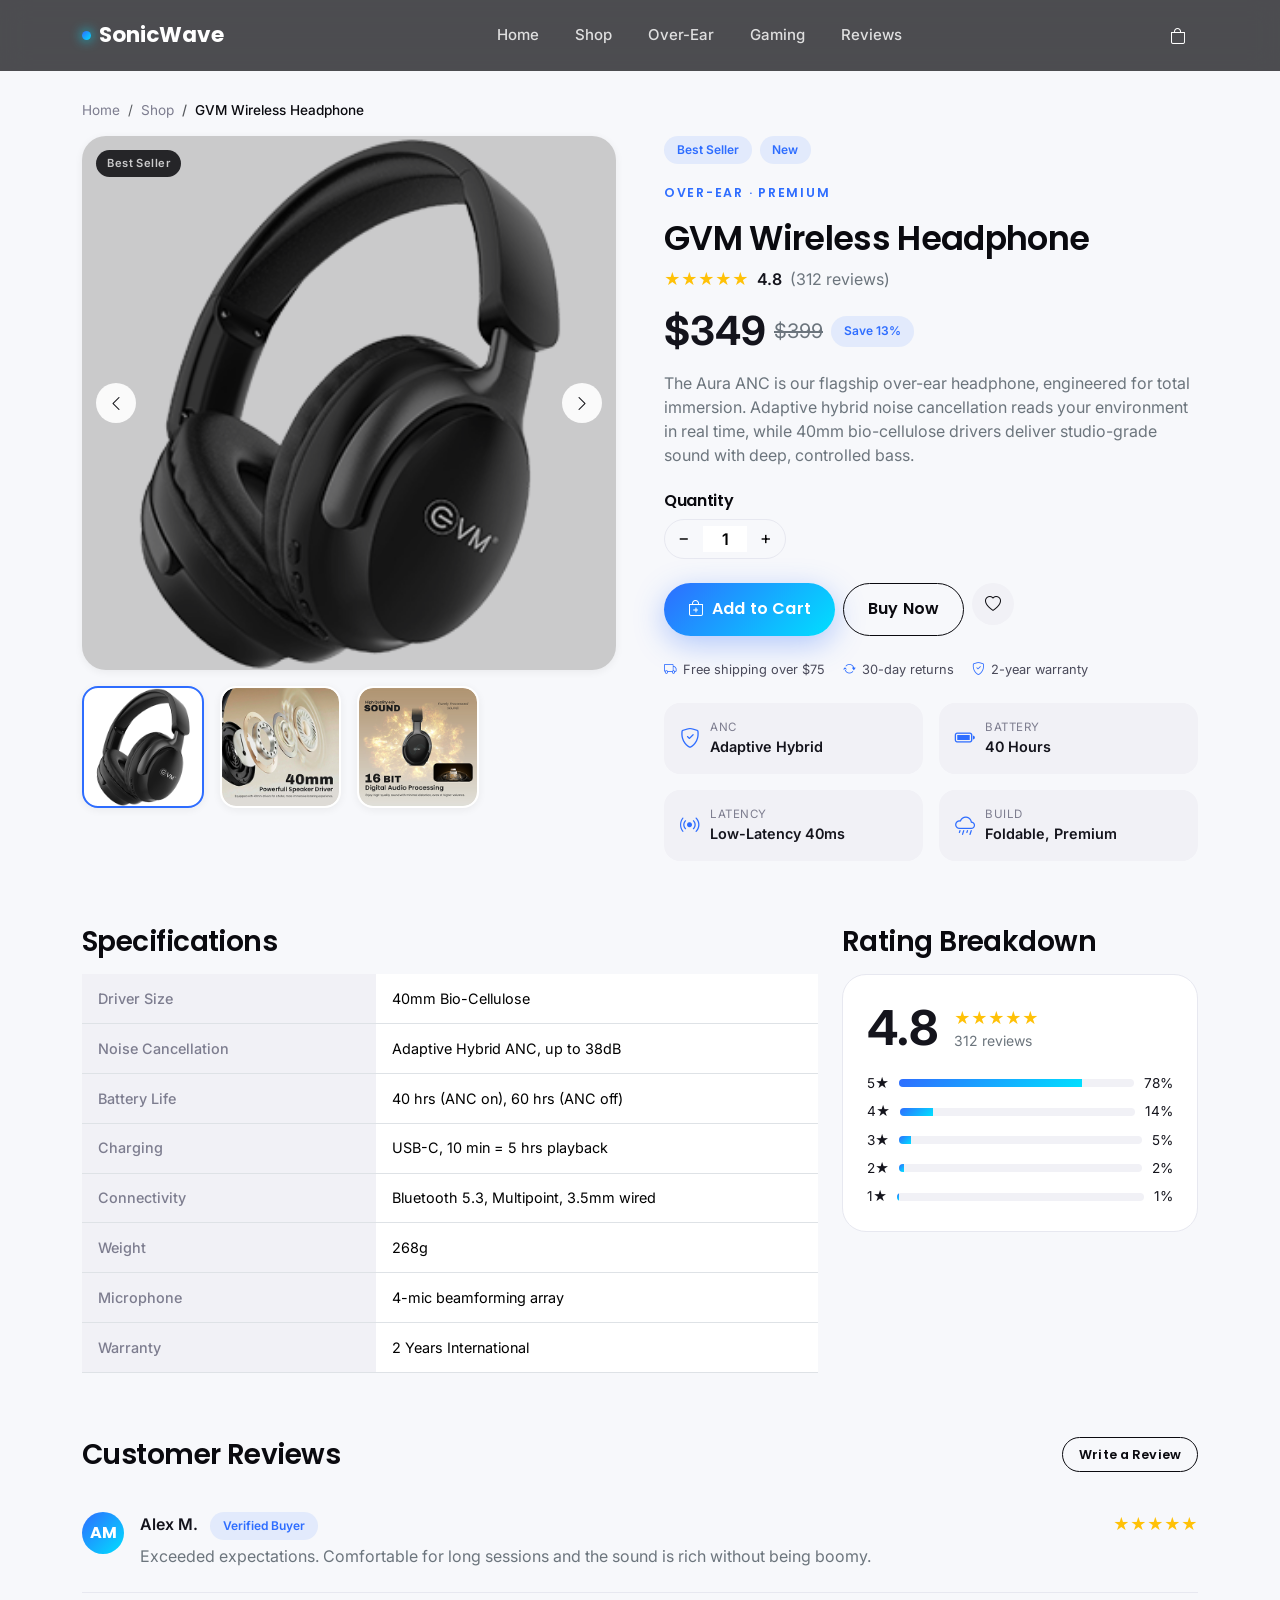
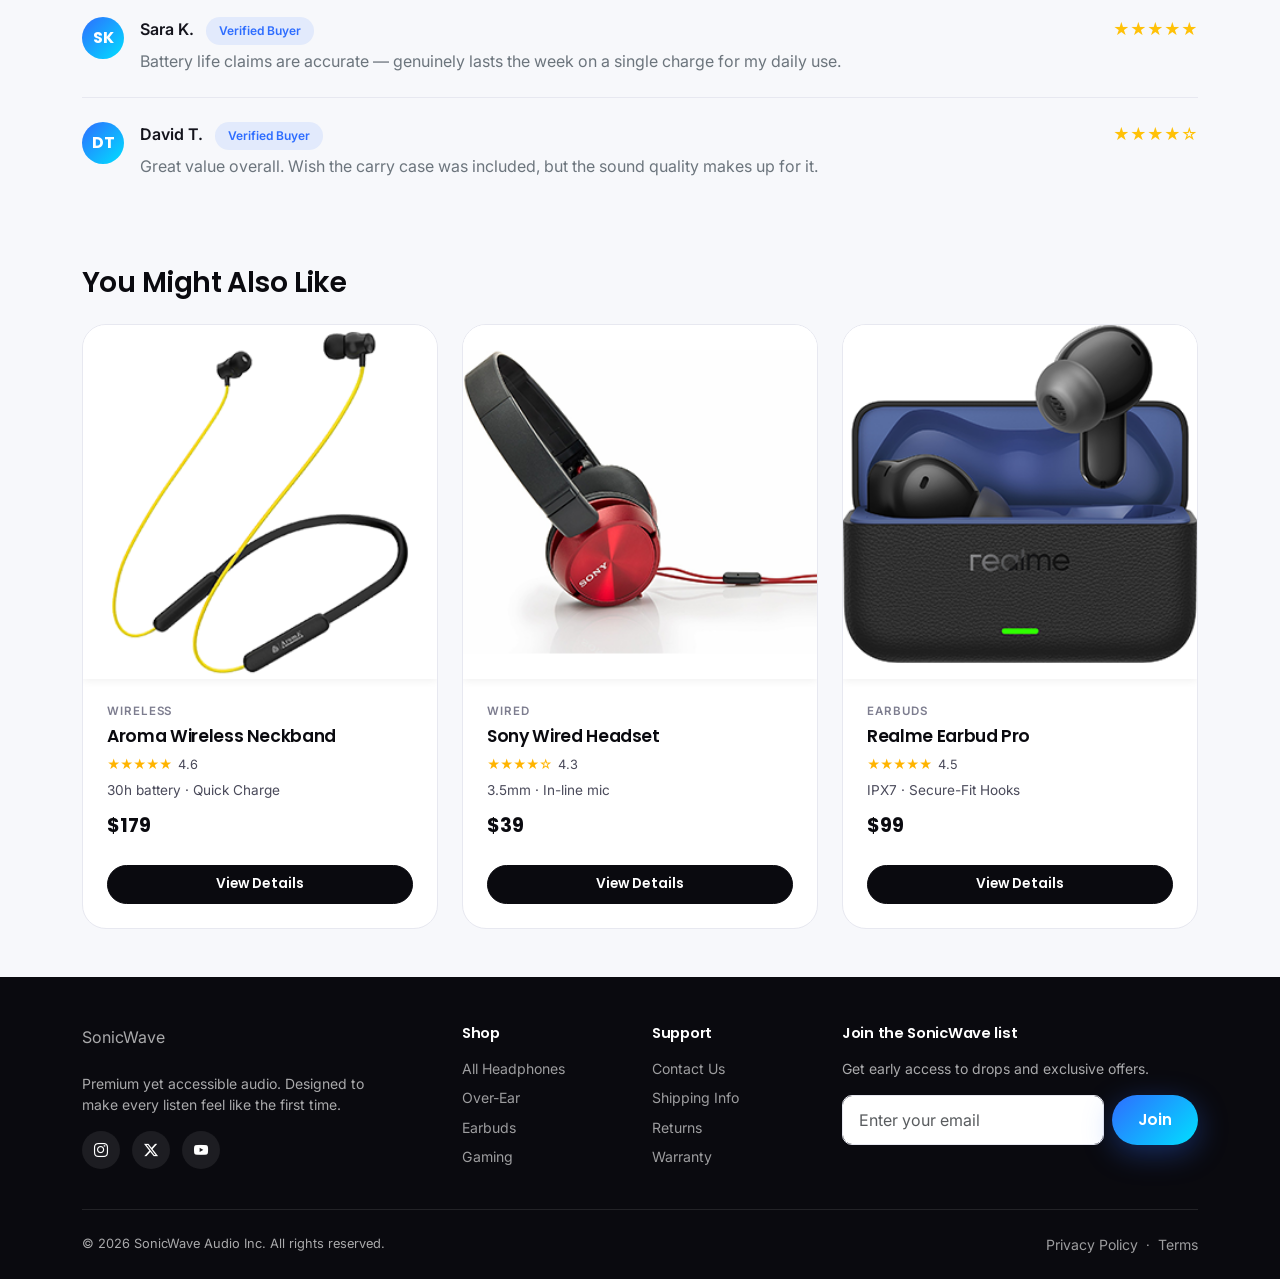
<file: product.html>
<!DOCTYPE html>
<html lang="en">
<head>
<meta charset="UTF-8">
<meta name="viewport" content="width=device-width, initial-scale=1.0">
<title>Product — SonicWave</title>
<link rel="icon" href="images/favicon.png">
<link rel="preconnect" href="https://fonts.googleapis.com">
<link href="https://fonts.googleapis.com/css2?family=Poppins:wght@500;600;700;800&family=Inter:wght@400;500;600;700&display=swap" rel="stylesheet">
<link href="https://cdn.jsdelivr.net/npm/bootstrap@5.3.3/dist/css/bootstrap.min.css" rel="stylesheet">
<link rel="stylesheet" href="https://cdn.jsdelivr.net/npm/bootstrap-icons@1.11.3/font/bootstrap-icons.css">
<link rel="stylesheet" href="css/style.css">
</head>
<body>

<!-- ============================== NAVBAR ============================== -->
<nav class="navbar navbar-expand-lg navbar-sonic fixed-top">
  <div class="container">
    <a class="navbar-brand" href="index.html"><span class="brand-dot"></span>SonicWave</a>
    <div class="collapse navbar-collapse d-none d-lg-flex">
      <ul class="navbar-nav mx-auto gap-1">
        <li class="nav-item"><a class="nav-link" href="index.html">Home</a></li>
        <li class="nav-item"><a class="nav-link" href="shop.html">Shop</a></li>
        <li class="nav-item"><a class="nav-link" href="shop.html?category=Over-Ear">Over-Ear</a></li>
        <li class="nav-item"><a class="nav-link" href="shop.html?category=Gaming">Gaming</a></li>
        <li class="nav-item"><a class="nav-link" href="index.html#reviews">Reviews</a></li>
      </ul>
    </div>
    <div class="d-flex align-items-center gap-1">
      <a href="cart.html" class="icon-link" aria-label="Cart">
        <i class="bi bi-bag"></i>
        <span class="cart-badge js-cart-count">0</span>
      </a>
      <button class="navbar-toggler d-lg-none" type="button" data-bs-toggle="offcanvas" data-bs-target="#navMenu" aria-label="Toggle navigation">
        <i class="bi bi-list fs-2"></i>
      </button>
    </div>
  </div>
</nav>

<div class="offcanvas offcanvas-start offcanvas-sonic" tabindex="-1" id="navMenu">
  <div class="offcanvas-header">
    <span class="navbar-brand"><span class="brand-dot"></span>SonicWave</span>
    <button type="button" class="btn-close btn-close-white" data-bs-dismiss="offcanvas" aria-label="Close"></button>
  </div>
  <div class="offcanvas-body">
    <ul class="navbar-nav">
      <li class="nav-item"><a class="nav-link" href="index.html">Home</a></li>
      <li class="nav-item"><a class="nav-link" href="shop.html">Shop All</a></li>
      <li class="nav-item"><a class="nav-link" href="cart.html">Cart</a></li>
      <li class="nav-item"><a class="nav-link" href="checkout.html">Checkout</a></li>
    </ul>
  </div>
</div>

<main style="padding-top:100px;">
  <div class="container">
    <nav aria-label="breadcrumb">
      <ol class="breadcrumb breadcrumb-sonic">
        <li class="breadcrumb-item"><a href="index.html">Home</a></li>
        <li class="breadcrumb-item"><a href="shop.html">Shop</a></li>
        <li class="breadcrumb-item active" id="crumbName" aria-current="page">Product</li>
      </ol>
    </nav>

    <!-- ============================== PDP MAIN ============================== -->
    <div class="row g-5" id="pdpRoot">
      <!-- filled by JS -->
    </div>

    <!-- ============================== SPECIFICATIONS ============================== -->
    <div class="row mt-5 pt-3">
      <div class="col-lg-8">
        <h3 class="mb-3">Specifications</h3>
        <div class="table-responsive">
          <table class="table spec-table mb-0" id="specTable"></table>
        </div>
      </div>
      <div class="col-lg-4">
        <h3 class="mb-3">Rating Breakdown</h3>
        <div class="filter-panel">
          <div class="d-flex align-items-center gap-3 mb-3">
            <div class="display-5 fw-bold" id="ratingBig">4.8</div>
            <div>
              <div class="text-warning" id="ratingStarsBig">★★★★★</div>
              <div class="small text-secondary" id="ratingCountBig">312 reviews</div>
            </div>
          </div>
          <div class="rating-bar-row mb-2"><span>5★</span><div class="rating-bar"><span style="width:78%"></span></div><span>78%</span></div>
          <div class="rating-bar-row mb-2"><span>4★</span><div class="rating-bar"><span style="width:14%"></span></div><span>14%</span></div>
          <div class="rating-bar-row mb-2"><span>3★</span><div class="rating-bar"><span style="width:5%"></span></div><span>5%</span></div>
          <div class="rating-bar-row mb-2"><span>2★</span><div class="rating-bar"><span style="width:2%"></span></div><span>2%</span></div>
          <div class="rating-bar-row"><span>1★</span><div class="rating-bar"><span style="width:1%"></span></div><span>1%</span></div>
        </div>
      </div>
    </div>

    <!-- ============================== REVIEWS ============================== -->
    <div class="row mt-5 pt-3">
      <div class="col-12">
        <div class="d-flex justify-content-between align-items-center mb-3">
          <h3 class="mb-0">Customer Reviews</h3>
          <button class="btn btn-outline-dark-pill btn-sm">Write a Review</button>
        </div>

        <div class="review-card">
          <div class="d-flex gap-3">
            <div class="review-avatar">AM</div>
            <div class="flex-grow-1">
              <div class="d-flex justify-content-between flex-wrap gap-1">
                <div><span class="fw-semibold">Alex M.</span> <span class="badge-soft ms-2">Verified Buyer</span></div>
                <span class="text-warning">★★★★★</span>
              </div>
              <p class="mb-0 mt-2 text-secondary">Exceeded expectations. Comfortable for long sessions and the sound is rich without being boomy.</p>
            </div>
          </div>
        </div>
        <div class="review-card">
          <div class="d-flex gap-3">
            <div class="review-avatar">SK</div>
            <div class="flex-grow-1">
              <div class="d-flex justify-content-between flex-wrap gap-1">
                <div><span class="fw-semibold">Sara K.</span> <span class="badge-soft ms-2">Verified Buyer</span></div>
                <span class="text-warning">★★★★★</span>
              </div>
              <p class="mb-0 mt-2 text-secondary">Battery life claims are accurate — genuinely lasts the week on a single charge for my daily use.</p>
            </div>
          </div>
        </div>
        <div class="review-card border-bottom-0">
          <div class="d-flex gap-3">
            <div class="review-avatar">DT</div>
            <div class="flex-grow-1">
              <div class="d-flex justify-content-between flex-wrap gap-1">
                <div><span class="fw-semibold">David T.</span> <span class="badge-soft ms-2">Verified Buyer</span></div>
                <span class="text-warning">★★★★☆</span>
              </div>
              <p class="mb-0 mt-2 text-secondary">Great value overall. Wish the carry case was included, but the sound quality makes up for it.</p>
            </div>
          </div>
        </div>
      </div>
    </div>

    <!-- ============================== RELATED PRODUCTS ============================== -->
    <div class="row mt-5 pt-3 pb-5">
      <div class="col-12">
        <h3 class="mb-4">You Might Also Like</h3>
        <div class="row g-4" id="relatedGrid"></div>
      </div>
    </div>
  </div>
</main>

<!-- ============================== FOOTER ============================== -->
<footer class="footer-sonic pt-5 pb-4">
  <div class="container">
    <div class="row g-4">
      <div class="col-lg-4">
        <span class="navbar-brand mb-3 d-inline-flex"><span class="brand-dot"></span>SonicWave</span>
        <p class="small mt-2" style="max-width:320px;">Premium yet accessible audio. Designed to make every listen feel like the first time.</p>
        <div class="mt-3">
          <a href="#" class="social-icon" aria-label="Instagram"><i class="bi bi-instagram"></i></a>
          <a href="#" class="social-icon" aria-label="Twitter"><i class="bi bi-twitter-x"></i></a>
          <a href="#" class="social-icon" aria-label="YouTube"><i class="bi bi-youtube"></i></a>
        </div>
      </div>
      <div class="col-lg-2 col-6">
        <h6>Shop</h6>
        <a href="shop.html">All Headphones</a>
        <a href="shop.html?category=Over-Ear">Over-Ear</a>
        <a href="shop.html?category=Earbuds">Earbuds</a>
        <a href="shop.html?category=Gaming">Gaming</a>
      </div>
      <div class="col-lg-2 col-6">
        <h6>Support</h6>
        <a href="#">Contact Us</a>
        <a href="#">Shipping Info</a>
        <a href="#">Returns</a>
        <a href="#">Warranty</a>
      </div>
      <div class="col-lg-4">
        <h6>Join the SonicWave list</h6>
        <p class="small">Get early access to drops and exclusive offers.</p>
        <form class="js-newsletter-form d-flex gap-2">
          <input type="email" class="form-control" placeholder="Enter your email" required>
          <button class="btn btn-primary-gradient" type="submit">Join</button>
        </form>
      </div>
    </div>
    <div class="footer-bottom d-flex flex-wrap justify-content-between gap-2">
      <span>© 2026 SonicWave Audio Inc. All rights reserved.</span>
      <span><a href="#" class="d-inline">Privacy Policy</a> &nbsp;·&nbsp; <a href="#" class="d-inline">Terms</a></span>
    </div>
  </div>
</footer>

<script src="https://cdn.jsdelivr.net/npm/bootstrap@5.3.3/dist/js/bootstrap.bundle.min.js"></script>
<script src="js/main.js"></script>
<script>
(function () {
  const params = new URLSearchParams(window.location.search);
  const id = params.get('id') || SW_PRODUCTS[0].id;
  const product = swGetProduct(id) || SW_PRODUCTS[0];
  let selectedColor = product.variants.color[0].key;
  let qty = 1;

  document.title = product.name + ' — SonicWave';
  document.getElementById('crumbName').textContent = product.name;

  const toneClass = 'tone-' + product.tone;
  let activeIdx = 0;

  function currentVariant() {
    return product.variants.color.find(c => c.key === selectedColor) || product.variants.color[0];
  }

  // ---- Build gallery thumbnails (real photos, one per angle) ----
  let thumbsHtml = '';
  product.gallery.forEach((src, i) => {
    thumbsHtml += `<div class="col-3">
      <button type="button" class="product-media pdp-thumb ${toneClass} ${i === 0 ? 'active' : ''}" data-idx="${i}" aria-label="View image ${i + 1}">
        <img src="${src}" alt="${product.name} view ${i + 1}" loading="lazy">
      </button>
    </div>`;
  });

  // ---- Color variant options ----
  const colorSwatches = product.variants.color.map((c, i) => `
    <span class="swatch ${i === 0 ? 'active' : ''}" data-color="${c.key}" style="background:${c.swatch}" title="${c.label}"></span>
  `).join('');

  // ---- Feature pills ----
  const featurePills = product.features.map(f => `
    <div class="col-6">
      <div class="feature-pill">
        <i class="bi ${f.icon}"></i>
        <div><div class="fp-label">${f.label}</div><div class="fp-value">${f.value}</div></div>
      </div>
    </div>
  `).join('');

  const priceHtml = product.oldPrice
    ? `<span class="display-6 fw-bold">${swFormatPrice(product.price)}</span> <span class="fs-5 text-secondary text-decoration-line-through ms-2">${swFormatPrice(product.oldPrice)}</span> <span class="badge-soft ms-2">Save ${Math.round((1 - product.price / product.oldPrice) * 100)}%</span>`
    : `<span class="display-6 fw-bold">${swFormatPrice(product.price)}</span>`;

  const badgesHtml = product.badges.map(b => `<span class="badge-soft me-2">${b}</span>`).join('');

  document.getElementById('pdpRoot').innerHTML = `
    <div class="col-lg-6">
      <div class="product-media ${toneClass} mb-3 position-relative" id="mainMedia" style="aspect-ratio:1/1;">
        <span class="media-badge">${product.badges[0] || product.category}</span>
        <button type="button" class="gallery-nav gallery-prev" aria-label="Previous image"><i class="bi bi-chevron-left"></i></button>
        <button type="button" class="gallery-nav gallery-next" aria-label="Next image"><i class="bi bi-chevron-right"></i></button>
        <img id="mainMediaImg" src="${product.gallery[0]}" alt="${product.name}">
        <div class="variant-tint" id="variantTint" style="background:${product.variants.color[0].swatch}"></div>
      </div>
      <div class="row g-3" id="thumbRow">${thumbsHtml}</div>
    </div>
    <div class="col-lg-6">
      <div class="mb-2">${badgesHtml}</div>
      <p class="section-eyebrow mt-4">${product.category} · ${product.tier}</p>
      <h1 class="mb-2" style="font-size:2.1rem;">${product.name}</h1>
      <div class="d-flex align-items-center gap-2 mb-3">
        <span class="text-warning">${swStars(product.rating)}</span>
        <span class="fw-semibold">${product.rating}</span>
        <span class="text-secondary">(${product.reviews} reviews)</span>
      </div>
      <div class="mb-3 d-flex align-items-center">${priceHtml}</div>
      <p class="text-secondary mb-4">${product.description}</p>

      <div class="mb-4 d-none">
        <h6 class="mb-2">Color: <span id="selectedColorLabel">${product.variants.color[0].label}</span></h6>
        <div class="d-flex gap-2" id="colorSwatches">${colorSwatches}</div>
      </div>

      <div class="mb-4">
        <h6 class="mb-2">Quantity</h6>
        <div class="qty-stepper">
          <button type="button" id="qtyMinus">−</button>
          <input type="text" id="qtyInput" value="1" readonly>
          <button type="button" id="qtyPlus">+</button>
        </div>
      </div>

      <div class="d-grid gap-2 d-sm-flex mb-4">
        <button class="btn btn-primary-gradient btn-lg px-4" id="addToCartBtn"><i class="bi bi-bag-plus me-2"></i>Add to Cart</button>
        <button class="btn btn-outline-dark-pill btn-lg px-4" id="buyNowBtn">Buy Now</button>
        <button class="btn-ghost-icon mx-auto mx-sm-0" aria-label="Add to wishlist"><i class="bi bi-heart"></i></button>
      </div>

      <div class="trust-badges-row mb-4">
        <span class="tb-item"><i class="bi bi-truck"></i> Free shipping over $75</span>
        <span class="tb-item"><i class="bi bi-arrow-repeat"></i> 30-day returns</span>
        <span class="tb-item"><i class="bi bi-shield-check"></i> 2-year warranty</span>
      </div>

      <div class="row g-3">${featurePills}</div>
    </div>
  `;

  // ---- Spec table ----
  document.getElementById('specTable').innerHTML = product.specs.map(([k, v]) => `
    <tr><th>${k}</th><td>${v}</td></tr>
  `).join('');

  document.getElementById('ratingBig').textContent = product.rating;
  document.getElementById('ratingStarsBig').textContent = swStars(product.rating);
  document.getElementById('ratingCountBig').textContent = product.reviews + ' reviews';

  // ---- Related products (any 3 others) ----
  const related = SW_PRODUCTS.filter(p => p.id !== product.id).slice(0, 3);
  document.getElementById('relatedGrid').innerHTML = related.map(p => {
    const rTone = 'tone-' + p.tone;
    return `
    <div class="col-md-4">
      <div class="product-card">
        <a href="product.html?id=${p.id}" class="d-block">
          <div class="product-media ${rTone}">
            <img src="${swMainImage(p)}" alt="${p.name}" loading="lazy">
          </div>
        </a>
        <div class="card-body-sonic">
          <span class="p-category">${p.category}</span>
          <a href="product.html?id=${p.id}" class="text-decoration-none"><h3 class="p-name">${p.name}</h3></a>
          <div class="rating-row"><span class="stars">${swStars(p.rating)}</span> ${p.rating}</div>
          <p class="p-feature">${p.shortFeature}</p>
          <div class="p-price-row"><span class="p-price">${swFormatPrice(p.price)}</span></div>
        </div>
        <div class="card-actions">
          <a href="product.html?id=${p.id}" class="btn btn-dark-pill btn-sm">View Details</a>
        </div>
      </div>
    </div>`;
  }).join('');

  // ---- Interactions ----

  // Gallery: thumbnail click swaps the main image (working slider)
  function goToImage(idx) {
    activeIdx = (idx + product.gallery.length) % product.gallery.length;
    document.getElementById('mainMediaImg').src = product.gallery[activeIdx];
    document.querySelectorAll('#thumbRow .pdp-thumb').forEach((t, i) => {
      t.classList.toggle('active', i === activeIdx);
    });
  }

  document.querySelectorAll('#thumbRow .pdp-thumb').forEach(t => {
    t.addEventListener('click', () => goToImage(Number(t.dataset.idx)));
  });
  document.querySelector('.gallery-prev').addEventListener('click', () => goToImage(activeIdx - 1));
  document.querySelector('.gallery-next').addEventListener('click', () => goToImage(activeIdx + 1));

  // Color variant: updates label + tints the active photo to preview the finish
  document.querySelectorAll('#colorSwatches .swatch').forEach(sw => {
    sw.addEventListener('click', () => {
      document.querySelectorAll('#colorSwatches .swatch').forEach(s => s.classList.remove('active'));
      sw.classList.add('active');
      selectedColor = sw.dataset.color;
      const variant = currentVariant();
      document.getElementById('selectedColorLabel').textContent = variant.label;
      document.getElementById('variantTint').style.background = variant.swatch;
    });
  });

  document.getElementById('qtyMinus').addEventListener('click', () => {
    qty = Math.max(1, qty - 1);
    document.getElementById('qtyInput').value = qty;
  });
  document.getElementById('qtyPlus').addEventListener('click', () => {
    qty = qty + 1;
    document.getElementById('qtyInput').value = qty;
  });

  document.getElementById('addToCartBtn').addEventListener('click', () => {
    swAddToCart(product.id, selectedColor, qty);
  });
  document.getElementById('buyNowBtn').addEventListener('click', () => {
    swAddToCart(product.id, selectedColor, qty);
    window.location.href = 'cart.html';
  });
})();
</script>
</body>
</html>
</file>
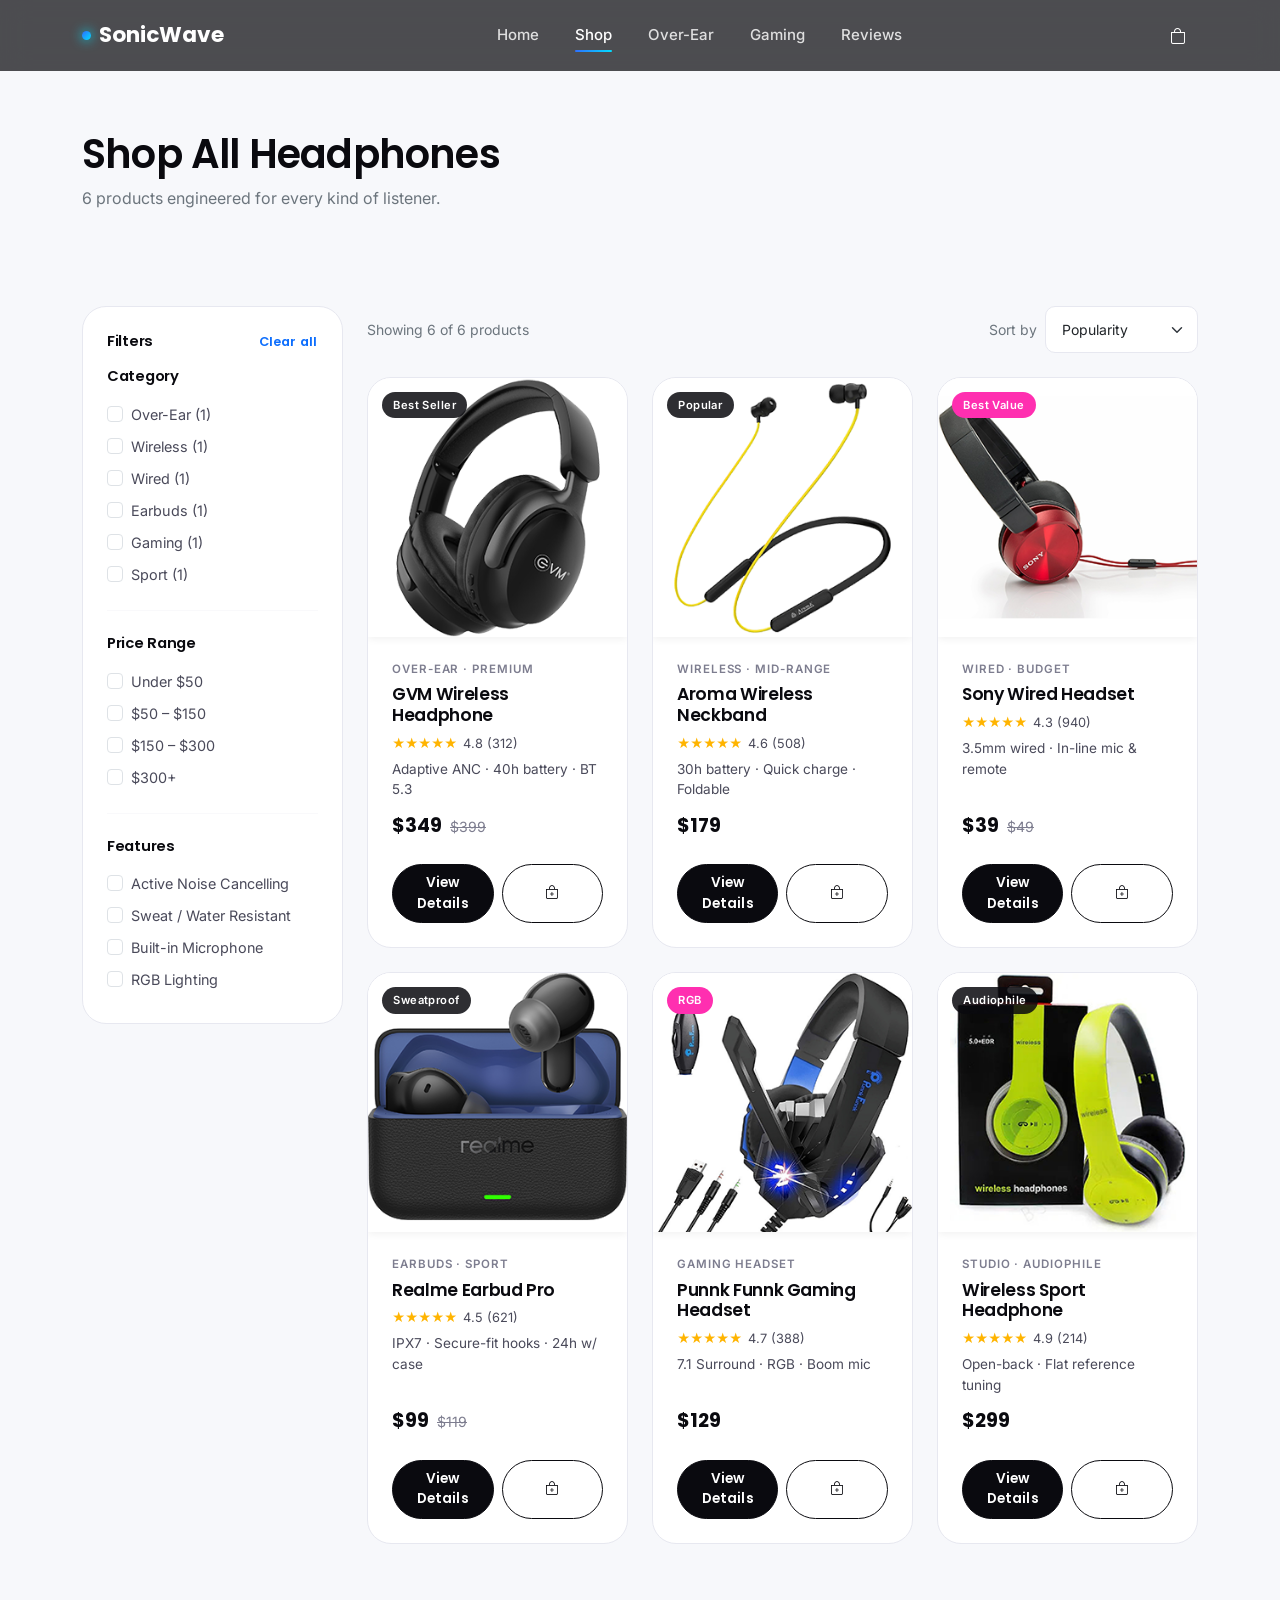
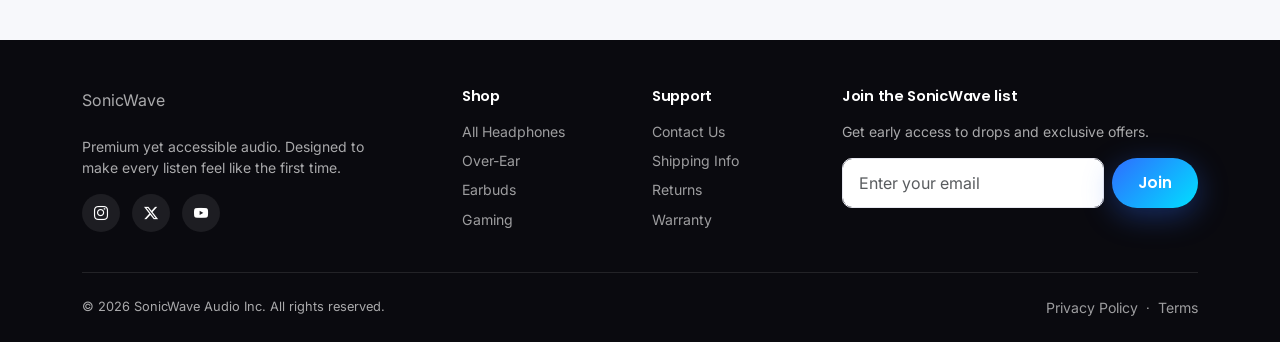
<file: shop.html>
<!DOCTYPE html>
<html lang="en">
<head>
<meta charset="UTF-8">
<meta name="viewport" content="width=device-width, initial-scale=1.0">
<title>Shop All Headphones — SonicWave</title>
<link rel="icon" href="images/favicon.png">
<link rel="preconnect" href="https://fonts.googleapis.com">
<link href="https://fonts.googleapis.com/css2?family=Poppins:wght@500;600;700;800&family=Inter:wght@400;500;600;700&display=swap" rel="stylesheet">
<link href="https://cdn.jsdelivr.net/npm/bootstrap@5.3.3/dist/css/bootstrap.min.css" rel="stylesheet">
<link rel="stylesheet" href="https://cdn.jsdelivr.net/npm/bootstrap-icons@1.11.3/font/bootstrap-icons.css">
<link rel="stylesheet" href="css/style.css">
</head>
<body>

<!-- ============================== NAVBAR ============================== -->
<nav class="navbar navbar-expand-lg navbar-sonic fixed-top">
  <div class="container">
    <a class="navbar-brand" href="index.html"><span class="brand-dot"></span>SonicWave</a>
    <div class="collapse navbar-collapse d-none d-lg-flex">
      <ul class="navbar-nav mx-auto gap-1">
        <li class="nav-item"><a class="nav-link" href="index.html">Home</a></li>
        <li class="nav-item"><a class="nav-link active" href="shop.html">Shop</a></li>
        <li class="nav-item"><a class="nav-link" href="shop.html?category=Over-Ear">Over-Ear</a></li>
        <li class="nav-item"><a class="nav-link" href="shop.html?category=Gaming">Gaming</a></li>
        <li class="nav-item"><a class="nav-link" href="index.html#reviews">Reviews</a></li>
      </ul>
    </div>
    <div class="d-flex align-items-center gap-1">
      <a href="cart.html" class="icon-link" aria-label="Cart">
        <i class="bi bi-bag"></i>
        <span class="cart-badge js-cart-count">0</span>
      </a>
      <button class="navbar-toggler d-lg-none" type="button" data-bs-toggle="offcanvas" data-bs-target="#navMenu" aria-label="Toggle navigation">
        <i class="bi bi-list fs-2"></i>
      </button>
    </div>
  </div>
</nav>

<div class="offcanvas offcanvas-start offcanvas-sonic" tabindex="-1" id="navMenu">
  <div class="offcanvas-header">
    <span class="navbar-brand"><span class="brand-dot"></span>SonicWave</span>
    <button type="button" class="btn-close btn-close-white" data-bs-dismiss="offcanvas" aria-label="Close"></button>
  </div>
  <div class="offcanvas-body">
    <ul class="navbar-nav">
      <li class="nav-item"><a class="nav-link" href="index.html">Home</a></li>
      <li class="nav-item"><a class="nav-link" href="shop.html">Shop All</a></li>
      <li class="nav-item"><a class="nav-link" href="cart.html">Cart</a></li>
      <li class="nav-item"><a class="nav-link" href="checkout.html">Checkout</a></li>
    </ul>
  </div>
</div>

<!-- ============================== PAGE HEADER ============================== -->
<header class="text-white position-relative" style="padding-top:130px; padding-bottom:48px;;">
  <div class="container position-relative" style="z-index:2;">
    <h1 class="mb-2">Shop All Headphones</h1>
    <p class="text-secondary mb-0">6 products engineered for every kind of listener.</p>
  </div>
</header>

<!-- ============================== PLP BODY ============================== -->
<section class="section-pad pt-5">
  <div class="container">
    <div class="row g-4">

      <!-- ===== Filters Sidebar ===== -->
      <aside class="col-lg-3">
        <button class="btn btn-outline-dark-pill filter-toggle-btn w-100 mb-3" type="button" data-bs-toggle="collapse" data-bs-target="#filterCollapse" aria-expanded="false" aria-controls="filterCollapse">
          <i class="bi bi-sliders me-2"></i>Filters &amp; Sort
        </button>
        <div class="collapse" id="filterCollapse">
        <div class="filter-panel mb-4">
          <div class="d-flex justify-content-between align-items-center mb-3">
            <h6 class="mb-0">Filters</h6>
            <button class="btn btn-sm btn-link text-decoration-none p-0" id="clearFilters">Clear all</button>
          </div>

          <h6>Category</h6>
          <div class="form-check">
            <input class="form-check-input filter-input" type="checkbox" value="Over-Ear" id="catOverEar" data-filter="category">
            <label class="form-check-label" for="catOverEar">Over-Ear (1)</label>
          </div>
          <div class="form-check">
            <input class="form-check-input filter-input" type="checkbox" value="Wireless" id="catWireless" data-filter="category">
            <label class="form-check-label" for="catWireless">Wireless (1)</label>
          </div>
          <div class="form-check">
            <input class="form-check-input filter-input" type="checkbox" value="Wired" id="catWired" data-filter="category">
            <label class="form-check-label" for="catWired">Wired (1)</label>
          </div>
          <div class="form-check">
            <input class="form-check-input filter-input" type="checkbox" value="Earbuds" id="catEarbuds" data-filter="category">
            <label class="form-check-label" for="catEarbuds">Earbuds (1)</label>
          </div>
          <div class="form-check">
            <input class="form-check-input filter-input" type="checkbox" value="Gaming" id="catGaming" data-filter="category">
            <label class="form-check-label" for="catGaming">Gaming (1)</label>
          </div>
          <div class="form-check">
            <input class="form-check-input filter-input" type="checkbox" value="Studio" id="catStudio" data-filter="category">
            <label class="form-check-label" for="catStudio">Sport (1)</label>
          </div>

          <hr>

          <h6>Price Range</h6>
          <div class="form-check">
            <input class="form-check-input filter-input" type="checkbox" value="0-50" id="price1" data-filter="price">
            <label class="form-check-label" for="price1">Under $50</label>
          </div>
          <div class="form-check">
            <input class="form-check-input filter-input" type="checkbox" value="50-150" id="price2" data-filter="price">
            <label class="form-check-label" for="price2">$50 – $150</label>
          </div>
          <div class="form-check">
            <input class="form-check-input filter-input" type="checkbox" value="150-300" id="price3" data-filter="price">
            <label class="form-check-label" for="price3">$150 – $300</label>
          </div>
          <div class="form-check">
            <input class="form-check-input filter-input" type="checkbox" value="300-9999" id="price4" data-filter="price">
            <label class="form-check-label" for="price4">$300+</label>
          </div>

          <hr>

          <h6>Features</h6>
          <div class="form-check">
            <input class="form-check-input filter-input" type="checkbox" value="anc" id="featAnc" data-filter="feature">
            <label class="form-check-label" for="featAnc">Active Noise Cancelling</label>
          </div>
          <div class="form-check">
            <input class="form-check-input filter-input" type="checkbox" value="waterproof" id="featWater" data-filter="feature">
            <label class="form-check-label" for="featWater">Sweat / Water Resistant</label>
          </div>
          <div class="form-check">
            <input class="form-check-input filter-input" type="checkbox" value="mic" id="featMic" data-filter="feature">
            <label class="form-check-label" for="featMic">Built-in Microphone</label>
          </div>
          <div class="form-check">
            <input class="form-check-input filter-input" type="checkbox" value="rgb" id="featRgb" data-filter="feature">
            <label class="form-check-label" for="featRgb">RGB Lighting</label>
          </div>
        </div>
        </div>
      </aside>

      <!-- ===== Product Grid ===== -->
      <div class="col-lg-9">
        <div class="d-flex flex-wrap justify-content-between align-items-center mb-4 gap-2">
          <span class="text-secondary small" id="resultCount">Showing 6 of 6 products</span>
          <div class="d-flex align-items-center gap-2">
            <label for="sortSelect" class="small text-secondary mb-0">Sort by</label>
            <select class="form-select form-select-sm" id="sortSelect" style="width:auto;">
              <option value="popularity">Popularity</option>
              <option value="price-asc">Price: Low to High</option>
              <option value="price-desc">Price: High to Low</option>
              <option value="rating">Highest Rated</option>
            </select>
          </div>
        </div>

        <div class="row g-4" id="productGrid">

          <!-- 1. Aura ANC -->
          <div class="col-md-6 col-xl-4 product-item" data-category="Over-Ear" data-price="349" data-rating="4.8" data-feature="anc mic">
            <div class="product-card">
              <a href="product.html?id=aura-anc" class="d-block">
              <div class="product-media tone-1 position-relative">
                <span class="media-badge">Best Seller</span>
                <img src="images/over1-main.png" alt="GVM Wireless Headphone" loading="lazy">
              </div>
              </a>
              <div class="card-body-sonic">
                <span class="p-category">Over-Ear · Premium</span>
                <a href="product.html?id=aura-anc" class="text-decoration-none"><h3 class="p-name">GVM Wireless Headphone</h3></a>
                <div class="rating-row"><span class="stars">★★★★★</span> 4.8 (312)</div>
                <p class="p-feature">Adaptive ANC · 40h battery · BT 5.3</p>
                <div class="p-price-row"><span class="p-price">$349</span><span class="p-price-old">$399</span></div>
              </div>
              <div class="card-actions">
                <a href="product.html?id=aura-anc" class="btn btn-dark-pill btn-sm">View Details</a>
                <button class="btn btn-outline-dark-pill btn-sm" onclick="swAddToCart('aura-anc','black',1)"><i class="bi bi-bag-plus"></i></button>
              </div>
            </div>
          </div>

          <!-- 2. Pulse -->
          <div class="col-md-6 col-xl-4 product-item" data-category="Wireless" data-price="179" data-rating="4.6" data-feature="mic">
            <div class="product-card">
              <a href="product.html?id=pulse-wireless" class="d-block">
              <div class="product-media tone-2 position-relative">
                <span class="media-badge">Popular</span>
                <img src="images/wireless-main.png" alt="Aroma Wireless Neckband" loading="lazy">
              </div>
              </a>
              <div class="card-body-sonic">
                <span class="p-category">Wireless · Mid-Range</span>
                <a href="product.html?id=pulse-wireless" class="text-decoration-none"><h3 class="p-name">Aroma Wireless Neckband</h3></a>
                <div class="rating-row"><span class="stars">★★★★★</span> 4.6 (508)</div>
                <p class="p-feature">30h battery · Quick charge · Foldable</p>
                <div class="p-price-row"><span class="p-price">$179</span></div>
              </div>
              <div class="card-actions">
                <a href="product.html?id=pulse-wireless" class="btn btn-dark-pill btn-sm">View Details</a>
                <button class="btn btn-outline-dark-pill btn-sm" onclick="swAddToCart('pulse-wireless','black',1)"><i class="bi bi-bag-plus"></i></button>
              </div>
            </div>
          </div>

          <!-- 3. Basic -->
          <div class="col-md-6 col-xl-4 product-item" data-category="Wired" data-price="39" data-rating="4.3" data-feature="mic">
            <div class="product-card">
              <a href="product.html?id=basic-wired" class="d-block">
              <div class="product-media tone-3 position-relative">
                <span class="media-badge badge-sale">Best Value</span>
                <img src="images/wired-main.png" alt="Sony Wired Headset" loading="lazy">
              </div>
              </a>
              <div class="card-body-sonic">
                <span class="p-category">Wired · Budget</span>
                <a href="product.html?id=basic-wired" class="text-decoration-none"><h3 class="p-name">Sony Wired Headset</h3></a>
                <div class="rating-row"><span class="stars">★★★★★</span> 4.3 (940)</div>
                <p class="p-feature">3.5mm wired · In-line mic & remote</p>
                <div class="p-price-row"><span class="p-price">$39</span><span class="p-price-old">$49</span></div>
              </div>
              <div class="card-actions">
                <a href="product.html?id=basic-wired" class="btn btn-dark-pill btn-sm">View Details</a>
                <button class="btn btn-outline-dark-pill btn-sm" onclick="swAddToCart('basic-wired','black',1)"><i class="bi bi-bag-plus"></i></button>
              </div>
            </div>
          </div>

          <!-- 4. Dash -->
          <div class="col-md-6 col-xl-4 product-item" data-category="Earbuds" data-price="99" data-rating="4.5" data-feature="waterproof mic">
            <div class="product-card">
              <a href="product.html?id=dash-sport" class="d-block">
              <div class="product-media tone-4 position-relative">
                <span class="media-badge">Sweatproof</span>
                <img src="images/earbud-main.png" alt="Realme Earbud Pro" loading="lazy">
              </div>
              </a>
              <div class="card-body-sonic">
                <span class="p-category">Earbuds · Sport</span>
                <a href="product.html?id=dash-sport" class="text-decoration-none"><h3 class="p-name">Realme Earbud Pro</h3></a>
                <div class="rating-row"><span class="stars">★★★★★</span> 4.5 (621)</div>
                <p class="p-feature">IPX7 · Secure-fit hooks · 24h w/ case</p>
                <div class="p-price-row"><span class="p-price">$99</span><span class="p-price-old">$119</span></div>
              </div>
              <div class="card-actions">
                <a href="product.html?id=dash-sport" class="btn btn-dark-pill btn-sm">View Details</a>
                <button class="btn btn-outline-dark-pill btn-sm" onclick="swAddToCart('dash-sport','black',1)"><i class="bi bi-bag-plus"></i></button>
              </div>
            </div>
          </div>

          <!-- 5. Vortex Gaming -->
          <div class="col-md-6 col-xl-4 product-item" data-category="Gaming" data-price="129" data-rating="4.7" data-feature="mic rgb">
            <div class="product-card">
              <a href="product.html?id=vortex-gaming" class="d-block">
              <div class="product-media tone-5 position-relative">
                <span class="media-badge badge-sale">RGB</span>
                <img src="images/gaming-main.png" alt="Punnk Funnk Gaming Headset" loading="lazy">
              </div>
              </a>
              <div class="card-body-sonic">
                <span class="p-category">Gaming Headset</span>
                <a href="product.html?id=vortex-gaming" class="text-decoration-none"><h3 class="p-name">Punnk Funnk Gaming Headset</h3></a>
                <div class="rating-row"><span class="stars">★★★★★</span> 4.7 (388)</div>
                <p class="p-feature">7.1 Surround · RGB · Boom mic</p>
                <div class="p-price-row"><span class="p-price">$129</span></div>
              </div>
              <div class="card-actions">
                <a href="product.html?id=vortex-gaming" class="btn btn-dark-pill btn-sm">View Details</a>
                <button class="btn btn-outline-dark-pill btn-sm" onclick="swAddToCart('vortex-gaming','black',1)"><i class="bi bi-bag-plus"></i></button>
              </div>
            </div>
          </div>

          <!-- 6. Studio One -->
          <div class="col-md-6 col-xl-4 product-item" data-category="Studio" data-price="299" data-rating="4.9" data-feature="">
            <div class="product-card">
              <a href="product.html?id=studio-one" class="d-block">
              <div class="product-media tone-6 position-relative">
                <span class="media-badge">Audiophile</span>
                <img src="images/sport-main.png" alt="Wireless Sport Headphone" loading="lazy">
              </div>
              </a>
              <div class="card-body-sonic">
                <span class="p-category">Studio · Audiophile</span>
                <a href="product.html?id=studio-one" class="text-decoration-none"><h3 class="p-name">Wireless Sport Headphone</h3></a>
                <div class="rating-row"><span class="stars">★★★★★</span> 4.9 (214)</div>
                <p class="p-feature">Open-back · Flat reference tuning</p>
                <div class="p-price-row"><span class="p-price">$299</span></div>
              </div>
              <div class="card-actions">
                <a href="product.html?id=studio-one" class="btn btn-dark-pill btn-sm">View Details</a>
                <button class="btn btn-outline-dark-pill btn-sm" onclick="swAddToCart('studio-one','walnut',1)"><i class="bi bi-bag-plus"></i></button>
              </div>
            </div>
          </div>

        </div>

        <!-- Empty state (hidden by default) -->
        <div class="empty-state d-none" id="emptyState">
          <i class="bi bi-search"></i>
          <h5 class="mt-3">No products match your filters</h5>
          <p class="text-secondary">Try clearing a filter to see more results.</p>
          <button class="btn btn-outline-dark-pill" id="emptyClear">Clear Filters</button>
        </div>
      </div>
    </div>
  </div>
</section>

<!-- ============================== FOOTER ============================== -->
<footer class="footer-sonic pt-5 pb-4">
  <div class="container">
    <div class="row g-4">
      <div class="col-lg-4">
        <span class="navbar-brand mb-3 d-inline-flex"><span class="brand-dot"></span>SonicWave</span>
        <p class="small mt-2" style="max-width:320px;">Premium yet accessible audio. Designed to make every listen feel like the first time.</p>
        <div class="mt-3">
          <a href="#" class="social-icon" aria-label="Instagram"><i class="bi bi-instagram"></i></a>
          <a href="#" class="social-icon" aria-label="Twitter"><i class="bi bi-twitter-x"></i></a>
          <a href="#" class="social-icon" aria-label="YouTube"><i class="bi bi-youtube"></i></a>
        </div>
      </div>
      <div class="col-lg-2 col-6">
        <h6>Shop</h6>
        <a href="shop.html">All Headphones</a>
        <a href="shop.html?category=Over-Ear">Over-Ear</a>
        <a href="shop.html?category=Earbuds">Earbuds</a>
        <a href="shop.html?category=Gaming">Gaming</a>
      </div>
      <div class="col-lg-2 col-6">
        <h6>Support</h6>
        <a href="#">Contact Us</a>
        <a href="#">Shipping Info</a>
        <a href="#">Returns</a>
        <a href="#">Warranty</a>
      </div>
      <div class="col-lg-4">
        <h6>Join the SonicWave list</h6>
        <p class="small">Get early access to drops and exclusive offers.</p>
        <form class="js-newsletter-form d-flex gap-2">
          <input type="email" class="form-control" placeholder="Enter your email" required>
          <button class="btn btn-primary-gradient" type="submit">Join</button>
        </form>
      </div>
    </div>
    <div class="footer-bottom d-flex flex-wrap justify-content-between gap-2">
      <span>© 2026 SonicWave Audio Inc. All rights reserved.</span>
      <span><a href="#" class="d-inline">Privacy Policy</a> &nbsp;·&nbsp; <a href="#" class="d-inline">Terms</a></span>
    </div>
  </div>
</footer>

<script src="https://cdn.jsdelivr.net/npm/bootstrap@5.3.3/dist/js/bootstrap.bundle.min.js"></script>
<script src="js/main.js"></script>
<script>
  // ---- PLP: filtering + sorting (vanilla JS) ----
  const grid = document.getElementById('productGrid');
  const items = Array.from(document.querySelectorAll('.product-item'));
  const resultCount = document.getElementById('resultCount');
  const emptyState = document.getElementById('emptyState');

  function getChecked(name) {
    return Array.from(document.querySelectorAll(`[data-filter="${name}"]:checked`)).map(el => el.value);
  }

  function applyFilters() {
    const categories = getChecked('category');
    const prices = getChecked('price');
    const features = getChecked('feature');
    let visibleCount = 0;

    items.forEach(item => {
      const cat = item.dataset.category;
      const price = parseFloat(item.dataset.price);
      const feats = (item.dataset.feature || '').split(' ');

      const matchCat = categories.length === 0 || categories.includes(cat);
      const matchPrice = prices.length === 0 || prices.some(range => {
        const [min, max] = range.split('-').map(Number);
        return price >= min && price <= max;
      });
      const matchFeature = features.length === 0 || features.every(f => feats.includes(f));

      const visible = matchCat && matchPrice && matchFeature;
      item.style.display = visible ? '' : 'none';
      if (visible) visibleCount++;
    });

    resultCount.textContent = `Showing ${visibleCount} of ${items.length} products`;
    emptyState.classList.toggle('d-none', visibleCount !== 0);
  }

  function applySort() {
    const sortBy = document.getElementById('sortSelect').value;
    const sorted = items.slice().sort((a, b) => {
      if (sortBy === 'price-asc') return a.dataset.price - b.dataset.price;
      if (sortBy === 'price-desc') return b.dataset.price - a.dataset.price;
      if (sortBy === 'rating') return b.dataset.rating - a.dataset.rating;
      return 0; // popularity = original order
    });
    sorted.forEach(el => grid.appendChild(el));
  }

  document.querySelectorAll('.filter-input').forEach(el => el.addEventListener('change', applyFilters));
  document.getElementById('sortSelect').addEventListener('change', applySort);
  document.getElementById('clearFilters').addEventListener('click', () => {
    document.querySelectorAll('.filter-input').forEach(el => el.checked = false);
    applyFilters();
  });
  document.getElementById('emptyClear').addEventListener('click', () => {
    document.querySelectorAll('.filter-input').forEach(el => el.checked = false);
    applyFilters();
  });

  // Pre-check category filter from URL (?category=Gaming)
  const urlParams = new URLSearchParams(window.location.search);
  const preCat = urlParams.get('category');
  if (preCat) {
    const box = document.querySelector(`[data-filter="category"][value="${preCat}"]`);
    if (box) { box.checked = true; applyFilters(); }
  }
</script>
</body>
</html>
</file>
<file: css/style.css>
/* ==========================================================================
   SonicWave — Design System
   ========================================================================== */

:root {
  /* Colors */
  --sw-black: #0a0a0f;
  --sw-charcoal: #14141c;
  --sw-charcoal-2: #1c1c26;
  --sw-gray-900: #1f1f2b;
  --sw-gray-700: #4a4a5a;
  --sw-gray-500: #7d7d8f;
  --sw-gray-300: #c6c6d0;
  --sw-gray-100: #f1f1f6;
  --sw-white: #ffffff;

  --sw-blue: #2e6dff;
  --sw-cyan: #00e0ff;
  --sw-purple: #7b2fff;
  --sw-pink: #ff2fb0;

  --sw-gradient-primary: linear-gradient(135deg, var(--sw-blue) 0%, var(--sw-cyan) 100%);
  --sw-gradient-accent: linear-gradient(135deg, var(--sw-purple) 0%, var(--sw-blue) 50%, var(--sw-cyan) 100%);
  --sw-gradient-dark: linear-gradient(160deg, #0a0a0f 0%, #14141c 60%, #1a1a2e 100%);
  --sw-gradient-radial: radial-gradient(circle at 20% 20%, rgba(46,109,255,0.35), transparent 45%),
                        radial-gradient(circle at 80% 30%, rgba(0,224,255,0.25), transparent 40%),
                        radial-gradient(circle at 50% 90%, rgba(123,47,255,0.25), transparent 45%);

  --sw-bg: #f7f8fb;
  --sw-surface: #ffffff;
  --sw-border: #e7e8f0;

  /* Typography */
  --font-heading: 'Poppins', sans-serif;
  --font-body: 'Inter', sans-serif;

  /* Spacing (8px grid) */
  --sp-1: 8px;
  --sp-2: 16px;
  --sp-3: 24px;
  --sp-4: 32px;
  --sp-5: 48px;
  --sp-6: 64px;
  --sp-7: 96px;

  /* Radius & Shadow */
  --radius-sm: 10px;
  --radius-md: 16px;
  --radius-lg: 24px;
  --radius-pill: 999px;

  --shadow-sm: 0 2px 8px rgba(10,10,15,0.06);
  --shadow-md: 0 8px 24px rgba(10,10,15,0.10);
  --shadow-lg: 0 20px 48px rgba(10,10,15,0.16);
  --shadow-glow: 0 8px 30px rgba(46,109,255,0.35);
}

/* ==========================================================================
   Base
   ========================================================================== */

* { box-sizing: border-box; }

html { scroll-behavior: smooth; }

body {
  font-family: var(--font-body);
  color: var(--sw-charcoal);
  background: var(--sw-bg);
  -webkit-font-smoothing: antialiased;
}

h1, h2, h3, h4, h5, h6, .font-heading {
  font-family: var(--font-heading);
  font-weight: 600;
  letter-spacing: -0.02em;
  color: var(--sw-black);
}

a { text-decoration: none; }

.text-gradient {
  background: var(--sw-gradient-accent);
  -webkit-background-clip: text;
  background-clip: text;
  color: transparent;
}

.section-eyebrow {
  font-family: var(--font-heading);
  font-weight: 600;
  font-size: 0.78rem;
  letter-spacing: 0.14em;
  text-transform: uppercase;
  color: var(--sw-blue);
}

.section-pad { padding-top: var(--sp-7); padding-bottom: var(--sp-7); }
.icon-link>.bi{
  height: unset;
}
@media (max-width: 767px) {
  .section-pad { padding-top: var(--sp-5); padding-bottom: var(--sp-5); }
}

.bg-dark-gradient { background: var(--sw-gradient-dark); }
.bg-surface-alt { background: var(--sw-gray-100); }

/* ==========================================================================
   Buttons
   ========================================================================== */

.btn {
  font-family: var(--font-heading);
  font-weight: 600;
  border-radius: var(--radius-pill);
  padding: 0.65rem 1.6rem;
  transition: transform 0.2s ease, box-shadow 0.2s ease, background 0.2s ease, color 0.2s ease;
  letter-spacing: 0.01em;
  font-size: 0.95rem;
}

.btn-sm { padding: 0.45rem 1rem; font-size: 0.8rem; }
.btn-lg { padding: 0.85rem 2rem; font-size: 1rem; }
@media (max-width: 480px) {
  .btn { padding: 0.55rem 1.3rem; font-size: 0.88rem; }
  .btn-lg { padding: 0.75rem 1.5rem; font-size: 0.9rem; }
}

.btn-primary-gradient {
  background: var(--sw-gradient-primary);
  border: none;
  color: #fff;
  box-shadow: var(--shadow-glow);
}
.btn-primary-gradient:hover,
.btn-primary-gradient:focus {
  color: #fff;
  transform: translateY(-2px);
  box-shadow: 0 14px 34px rgba(46,109,255,0.45);
}
.btn-primary-gradient:active { transform: translateY(0); }

.btn-dark-pill {
  background: var(--sw-black);
  border: 1px solid var(--sw-black);
  color: #fff;
}
.btn-dark-pill:hover { background: #000; color: #fff; transform: translateY(-2px); box-shadow: var(--shadow-md); }

.btn-outline-light-pill {
  background: transparent;
  border: 1.5px solid rgba(255,255,255,0.5);
  color: #fff;
}
.btn-outline-light-pill:hover { background: rgba(255,255,255,0.12); border-color: #fff; color: #fff; transform: translateY(-2px); }

.btn-outline-dark-pill {
  background: transparent;
  border: 1.5px solid var(--sw-black);
  color: var(--sw-black);
}
.btn-outline-dark-pill:hover { background: var(--sw-black); color: #fff; transform: translateY(-2px); }

.btn-ghost-icon {
  background: var(--sw-gray-100);
  border: none;
  border-radius: 50%;
  width: 42px;
  height: 42px;
  display: inline-flex;
  align-items: center;
  justify-content: center;
  transition: background 0.2s ease, transform 0.2s ease;
  color: var(--sw-black);
}
.btn-ghost-icon:hover { background: var(--sw-gray-300); transform: translateY(-1px); }

/* ==========================================================================
   Navbar
   ========================================================================== */

.navbar-sonic {
  background: rgba(10,10,15,0.72);
  backdrop-filter: blur(14px);
  -webkit-backdrop-filter: blur(14px);
  padding-top: 0.9rem;
  padding-bottom: 0.9rem;
  transition: background 0.25s ease, padding 0.25s ease, box-shadow .25s ease;
}
.navbar-sonic.is-scrolled {
  background: rgba(10,10,15,0.92);
  box-shadow: 0 6px 24px rgba(0,0,0,0.25);
  padding-top: 0.55rem;
  padding-bottom: 0.55rem;
}
.navbar-sonic .navbar-brand {
  font-family: var(--font-heading);
  font-weight: 700;
  font-size: 1.35rem;
  color: #fff;
  display: flex;
  align-items: center;
  gap: 8px;
}
.navbar-sonic .navbar-brand .brand-dot {
  width: 9px; height: 9px; border-radius: 50%;
  background: var(--sw-gradient-primary);
  box-shadow: 0 0 12px var(--sw-cyan);
}
.navbar-sonic .nav-link {
  color: rgba(255,255,255,0.82);
  font-weight: 500;
  font-size: 0.94rem;
  padding: 0.5rem 1rem !important;
  position: relative;
}
.navbar-sonic .nav-link:hover,
.navbar-sonic .nav-link.active { color: #fff; }
.navbar-sonic .nav-link.active::after {
  content: '';
  position: absolute;
  left: 1rem; right: 1rem; bottom: 0.15rem;
  height: 2px;
  background: var(--sw-gradient-primary);
  border-radius: 2px;
}
.navbar-sonic .icon-link {
  color: #fff;
  position: relative;
  display: inline-flex;
  align-items: center;
  justify-content: center;
  width: 40px; height: 40px;
  border-radius: 50%;
  transition: background 0.2s ease;
}
.navbar-sonic .icon-link:hover { background: rgba(255,255,255,0.1); }
.cart-badge {
  position: absolute;
  top: 2px; right: 2px;
  background: var(--sw-gradient-primary);
  color: #fff;
  font-size: 0.62rem;
  font-weight: 700;
  min-width: 17px;
  height: 17px;
  border-radius: 50%;
  display: flex;
  align-items: center;
  justify-content: center;
  padding: 0 3px;
}
.navbar-sonic .navbar-toggler { border: none; color: #fff; padding: 0.25rem; }
.navbar-sonic .navbar-toggler:focus { box-shadow: none; }
.offcanvas-sonic { background: var(--sw-black); color: #fff; }
.offcanvas-sonic .nav-link { color: rgba(255,255,255,0.85); font-size: 1.05rem; padding: 0.7rem 0 !important; }
.offcanvas-sonic .nav-link:hover { color: var(--sw-cyan); }

/* ==========================================================================
   Hero
   ========================================================================== */

.hero-sonic {
  position: relative;
  background: var(--sw-gradient-dark);
  overflow: hidden;
  padding-top: 160px;
  padding-bottom: 100px;
  color: #fff;
}
.hero-sonic h1 {
  font-size: clamp(1.8rem, 4vw, 3.9rem);
}
@media (max-width: 767px) {
  .hero-sonic { padding-top: 118px; padding-bottom: 64px; }
  .hero-sonic h1 { font-size: 1.9rem; }
  .hero-sonic p.lead { font-size: 1rem; }
}
.hero-sonic::before {
  content: '';
  position: absolute;
  inset: 0;
  background: var(--sw-gradient-radial);
  pointer-events: none;
}
.hero-sonic .hero-badge {
  display: inline-flex;
  align-items: center;
  gap: 8px;
  background: rgba(255,255,255,0.08);
  border: 1px solid rgba(255,255,255,0.16);
  padding: 0.4rem 0.9rem;
  border-radius: var(--radius-pill);
  font-size: 0.82rem;
  color: var(--sw-gray-300);
}
.hero-sonic h1 {
  color: #fff;
  font-size: clamp(2.3rem, 5vw, 3.9rem);
  line-height: 1.08;
}
.hero-sonic p.lead { color: var(--sw-gray-300); font-size: 1.15rem; }

.hero-art {
  position: relative;
  aspect-ratio: 1 / 1;
  border-radius: 50%;
  background: radial-gradient(circle at 35% 30%, rgba(0,224,255,0.35), rgba(123,47,255,0.15) 55%, transparent 75%);
  display: flex;
  align-items: center;
  justify-content: center;
}
.hero-art .glow-ring {
  position: absolute;
  inset: 6%;
  border-radius: 50%;
  border: 1px dashed rgba(255,255,255,0.18);
  animation: spin 30s linear infinite;
}
.hero-art img {
  width: 86%;
  height: auto;
  max-height: 86%;
  object-fit: contain;
  border-radius: 14%;
  transition: transform 0.35s ease, box-shadow 0.25s ease;
  animation: grow 0.5s cubic-bezier(.34,1.56,.64,1);
}
@keyframes grow { from { transform: scale(0);} to { transform: scale(1);} }
/* .hero-art img:hover { transform: translateY(-6px) scale(1.02); } */
@keyframes spin { from { transform: rotate(0deg);} to { transform: rotate(360deg);} }

.stat-pill {
  background: rgba(255,255,255,0.06);
  border: 1px solid rgba(255,255,255,0.12);
  border-radius: var(--radius-md);
  padding: var(--sp-2);
}
.stat-pill .stat-num { font-family: var(--font-heading); font-weight: 700; font-size: 1.5rem; color: #fff; }
.stat-pill .stat-label { color: var(--sw-gray-300); font-size: 0.82rem; }
@media (max-width: 480px) {
  .stat-pill { padding: 10px 6px; }
  .stat-pill .stat-num { font-size: 1.15rem; }
  .stat-pill .stat-label { font-size: 0.68rem; }
}

/* Trust bar */
.trust-bar { background: var(--sw-black); border-top: 1px solid rgba(255,255,255,0.08); }
.trust-item { color: rgba(255,255,255,0.85); display: flex; align-items: center; gap: 12px; }
.trust-item i { font-size: 1.35rem; color: var(--sw-cyan); }
.trust-item .t-title { font-weight: 600; font-size: 0.9rem; color: #fff; }
.trust-item .t-sub { font-size: 0.78rem; color: var(--sw-gray-500); }

/* Value props */
.value-card {
  background: var(--sw-surface);
  border: 1px solid var(--sw-border);
  border-radius: var(--radius-lg);
  padding: var(--sp-4);
  height: 100%;
  transition: transform 0.25s ease, box-shadow 0.25s ease, border-color .25s ease;
}
.value-card:hover { transform: translateY(-6px); box-shadow: var(--shadow-lg); border-color: transparent; }
.value-icon {
  width: 56px; height: 56px;
  border-radius: 16px;
  background: var(--sw-gradient-primary);
  display: flex; align-items: center; justify-content: center;
  color: #fff; font-size: 1.5rem;
  margin-bottom: var(--sp-2);
}

/* ==========================================================================
   Product visuals (SVG art tiles, no external images)
   ========================================================================== */

.product-media {
  position: relative;
  border-radius: var(--radius-lg);
  overflow: hidden;
  display: flex;
  align-items: center;
  justify-content: center;
  box-shadow: var(--shadow-sm);
  background: #fff;
}
/* Generic product image fallback: keep inside the media box without overflowing */
.product-media img {
  display: block;
  max-width: 100%;
  max-height: 100%;
  margin: 0 auto;
}

/* PLP / featured product cards: fill the card and crop if needed */
.product-card .product-media img {
  width: 100%;
  height: 100%;
  object-fit: cover;
}

/* PDP thumbnails: square thumbs should fill and crop */
.pdp-thumb img {
  width: 100%;
  height: 100%;
  object-fit: cover;
  border-radius: calc(var(--radius-md) - 2px);
}

/* PDP main image: show the full product without unwanted cropping */
#mainMediaImg {
  width: 100%;
  height: 100%;
  object-fit: contain;
  display: block;
}
/* .product-media.tone-1 { background: linear-gradient(150deg,#e8f3ff,#dbeeff); }
.product-media.tone-2 { background: linear-gradient(150deg,#eee6ff,#e3d9ff); }
.product-media.tone-3 { background: linear-gradient(150deg,#e6fbff,#d3f4ff); }
.product-media.tone-4 { background: linear-gradient(150deg,#ffe9f2,#ffd9ec); }
.product-media.tone-5 { background: linear-gradient(150deg,#111420,#1c2030); }
.product-media.tone-6 { background: linear-gradient(150deg,#fff3e2,#ffe6c2); } */
.variant-tint {
  position: absolute; inset: 0;
  mix-blend-mode: multiply;
  opacity: 0.22;
  transition: background 0.25s ease;
  pointer-events: none;
}
.gallery-nav {
  position: absolute; top: 50%; transform: translateY(-50%);
  width: 40px; height: 40px; border-radius: 50%;
  background: rgba(255,255,255,0.9); border: none;
  display: flex; align-items: center; justify-content: center;
  color: var(--sw-black); z-index: 2;
  transition: background 0.2s ease, transform 0.2s ease;
}
.gallery-nav:hover { background: #fff; transform: translateY(-50%) scale(1.08); }
.gallery-prev { left: 14px; }
.gallery-next { right: 14px; }
.product-media .media-badge {
  position: absolute; top: 14px; left: 14px;
  background: rgba(10,10,15,0.85);
  color: #fff;
  font-size: 0.7rem;
  font-weight: 600;
  letter-spacing: 0.04em;
  padding: 0.3rem 0.7rem;
  border-radius: var(--radius-pill);
}
.product-media .media-badge.badge-sale { background: var(--sw-pink); }

/* ==========================================================================
   Product card (PLP + featured)
   ========================================================================== */

.product-card {
  background: var(--sw-surface);
  border: 1px solid var(--sw-border);
  border-radius: var(--radius-lg);
  overflow: hidden;
  height: 100%;
  transition: transform 0.25s ease, box-shadow 0.25s ease;
  display: flex;
  flex-direction: column;
}
.product-card:hover { transform: translateY(-8px); box-shadow: var(--shadow-lg); }
.product-card .product-media { border-radius: 0; }
.product-card .card-body-sonic { padding: var(--sp-3); display: flex; flex-direction: column; gap: 6px; flex: 1; }
.product-card .p-category { font-size: 0.72rem; text-transform: uppercase; letter-spacing: 0.08em; color: var(--sw-gray-500); font-weight: 600; }
.product-card .p-name { font-family: var(--font-heading); font-weight: 600; font-size: 1.08rem; color: var(--sw-black); margin-bottom: 2px; }
.product-card .p-feature { font-size: 0.85rem; color: var(--sw-gray-700); margin-bottom: 6px; }
.product-card .p-price-row { display: flex; align-items: baseline; gap: 8px; margin-top: auto; }
.product-card .p-price { font-family: var(--font-heading); font-weight: 700; font-size: 1.2rem; color: var(--sw-black); }
.product-card .p-price-old { font-size: 0.88rem; color: var(--sw-gray-500); text-decoration: line-through; }
.product-card .rating-row { display: flex; align-items: center; gap: 6px; font-size: 0.8rem; color: var(--sw-gray-700); }
.product-card .rating-row .stars { color: #ffb400; }
.product-card .card-actions { padding: 0 var(--sp-3) var(--sp-3); display: flex; gap: 8px; }
.product-card .card-actions .btn { flex: 1; font-size: 0.85rem; padding: 0.5rem 0.9rem; }
@media (max-width: 480px) {
  .product-card .card-actions { gap: 6px; }
  .product-card .card-actions .btn { font-size: 0.78rem; padding: 0.45rem 0.7rem; }
}

/* Wishlist heart */
/* ==========================================================================
   Filters (PLP)
   ========================================================================== */

.filter-panel { background: var(--sw-surface); border: 1px solid var(--sw-border); border-radius: var(--radius-lg); padding: var(--sp-3); }
.filter-panel h6 { font-family: var(--font-heading); font-weight: 600; font-size: 0.92rem; margin-bottom: var(--sp-2); }
.filter-panel .form-check { margin-bottom: 8px; }
.filter-panel .form-check-label { font-size: 0.9rem; color: var(--sw-gray-700); }
.filter-panel .form-check-input:checked { background-color: var(--sw-blue); border-color: var(--sw-blue); }
.filter-panel hr { border-color: var(--sw-border); margin: var(--sp-3) 0; }

/* ==========================================================================
   PDP
   ========================================================================== */

.pdp-thumb {
  border-radius: var(--radius-md);
  aspect-ratio: 1/1;
  cursor: pointer;
  border: 2px solid transparent;
  transition: border-color 0.2s ease;
  padding: 0;
  width: 100%;
  display: block;
}
.pdp-thumb.active { border-color: var(--sw-blue); }
.pdp-thumb img { width: 100%; height: 100%; object-fit: cover; border-radius: calc(var(--radius-md) - 2px); }

.swatch {
  width: 34px; height: 34px;
  border-radius: 50%;
  border: 2px solid #fff;
  outline: 1px solid var(--sw-border);
  cursor: pointer;
  display: inline-block;
  transition: outline-color 0.2s ease, transform 0.15s ease;
}
.swatch.active { outline: 2px solid var(--sw-black); transform: scale(1.08); }

.variant-option {
  border: 1.5px solid var(--sw-border);
  border-radius: var(--radius-sm);
  padding: 0.55rem 1rem;
  font-size: 0.88rem;
  font-weight: 500;
  cursor: pointer;
  background: var(--sw-surface);
  transition: all 0.15s ease;
}
.variant-option.active { border-color: var(--sw-black); background: var(--sw-black); color: #fff; }

.feature-pill {
  display: flex; align-items: center; gap: 10px;
  background: var(--sw-gray-100);
  border-radius: var(--radius-md);
  padding: var(--sp-2);
}
.feature-pill i { font-size: 1.25rem; color: var(--sw-blue); }
.feature-pill .fp-label { font-size: 0.72rem; color: var(--sw-gray-500); text-transform: uppercase; letter-spacing: .05em; }
.feature-pill .fp-value { font-weight: 600; font-size: 0.9rem; }

.qty-stepper { display: inline-flex; align-items: center; border: 1.5px solid var(--sw-border); border-radius: var(--radius-pill); overflow: hidden; }
.qty-stepper button { width: 38px; height: 38px; border: none; background: transparent; font-size: 1.1rem; }
.qty-stepper button:hover { background: var(--sw-gray-100); }
.qty-stepper input { width: 44px; border: none; text-align: center; font-weight: 600; -moz-appearance: textfield; }
.qty-stepper input::-webkit-outer-spin-button, .qty-stepper input::-webkit-inner-spin-button { -webkit-appearance: none; margin: 0; }

.spec-table th { width: 40%; color: var(--sw-gray-500); font-weight: 500; background: var(--sw-gray-100); }
.spec-table td, .spec-table th { padding: 0.85rem 1rem; font-size: 0.9rem; }

.review-card { border-bottom: 1px solid var(--sw-border); padding: var(--sp-3) 0; }
.review-avatar { width: 42px; height: 42px; border-radius: 50%; background: var(--sw-gradient-primary); color: #fff; display: flex; align-items: center; justify-content: center; font-weight: 700; font-family: var(--font-heading); }
.rating-bar-row { display: flex; align-items: center; gap: 10px; font-size: 0.85rem; }
.rating-bar { flex: 1; height: 8px; border-radius: 4px; background: var(--sw-gray-100); overflow: hidden; }
.rating-bar span { display: block; height: 100%; background: var(--sw-gradient-primary); }

/* ==========================================================================
   Cart & Checkout
   ========================================================================== */

.cart-line { border-bottom: 1px solid var(--sw-border); padding: var(--sp-3) 0; }
.cart-line .cl-media { width: 96px; height: 96px; border-radius: var(--radius-md); flex-shrink: 0; }
.summary-card { background: var(--sw-surface); border: 1px solid var(--sw-border); border-radius: var(--radius-lg); padding: var(--sp-3); position: sticky; top: 100px; }
.summary-row { display: flex; justify-content: space-between; font-size: 0.92rem; padding: 6px 0; color: var(--sw-gray-700); }
.summary-row.total { font-size: 1.15rem; font-weight: 700; color: var(--sw-black); border-top: 1px solid var(--sw-border); margin-top: 8px; padding-top: 14px; }
.promo-input { border-radius: var(--radius-pill); }

.checkout-step-badge {
  width: 30px; height: 30px; border-radius: 50%;
  background: var(--sw-gradient-primary); color: #fff;
  display: inline-flex; align-items: center; justify-content: center;
  font-weight: 700; font-size: 0.85rem; margin-right: 10px;
}
.form-floating > label { color: var(--sw-gray-500); }
.form-control, .form-select { border-radius: var(--radius-sm); border-color: var(--sw-border); padding: 0.75rem 1rem; }
.form-control:focus, .form-select:focus { border-color: var(--sw-blue); box-shadow: 0 0 0 0.2rem rgba(46,109,255,0.15); }

.payment-option {
  border: 1.5px solid var(--sw-border);
  border-radius: var(--radius-md);
  padding: var(--sp-2) var(--sp-3);
  cursor: pointer;
  display: flex; align-items: center; gap: 12px;
  transition: border-color 0.15s ease, background 0.15s ease;
}
.payment-option.active { border-color: var(--sw-black); background: var(--sw-gray-100); }
.payment-option i { font-size: 1.4rem; }

.trust-badges-row { display: flex; gap: 18px; flex-wrap: wrap; align-items: center; }
.trust-badges-row .tb-item { display: flex; align-items: center; gap: 6px; font-size: 0.8rem; color: var(--sw-gray-700); }
.trust-badges-row i { color: var(--sw-blue); }

/* Empty state */
.empty-state { text-align: center; padding: var(--sp-7) var(--sp-2); }
.empty-state i { font-size: 3.5rem; color: var(--sw-gray-300); }

/* ==========================================================================
   Confirmation
   ========================================================================== */

.success-check {
  width: 96px; height: 96px; border-radius: 50%;
  background: var(--sw-gradient-primary);
  display: flex; align-items: center; justify-content: center;
  color: #fff; font-size: 2.8rem;
  box-shadow: var(--shadow-glow);
  margin: 0 auto;
  animation: pop 0.5s cubic-bezier(.34,1.56,.64,1);
}
@keyframes pop { from { transform: scale(0); opacity: 0; } to { transform: scale(1); opacity: 1; } }

.tracking-step { text-align: center; flex: 1; position: relative; }
.tracking-step .ts-dot {
  width: 34px; height: 34px; border-radius: 50%;
  background: var(--sw-gray-100); border: 2px solid var(--sw-border);
  display: flex; align-items: center; justify-content: center;
  margin: 0 auto 8px; font-size: 0.95rem; color: var(--sw-gray-500);
}
.tracking-step.done .ts-dot { background: var(--sw-gradient-primary); border-color: transparent; color: #fff; }
.tracking-step .ts-label { font-size: 0.8rem; color: var(--sw-gray-700); font-weight: 500; }
.tracking-line { position: absolute; top: 17px; left: -50%; width: 100%; height: 2px; background: var(--sw-border); z-index: -1; }
.tracking-step.done .tracking-line { background: var(--sw-gradient-primary); }
.tracking-step:first-child .tracking-line { display: none; }

/* ==========================================================================
   Testimonials
   ========================================================================== */

.testimonial-card {
  background: var(--sw-surface);
  border: 1px solid var(--sw-border);
  border-radius: var(--radius-lg);
  padding: var(--sp-4);
  height: 100%;
}
.testimonial-card .stars { color: #ffb400; letter-spacing: 2px; }
.testimonial-card .t-avatar { width: 44px; height: 44px; border-radius: 50%; background: var(--sw-gradient-accent); color: #fff; display: flex; align-items: center; justify-content: center; font-weight: 700; font-family: var(--font-heading); }

/* Final CTA banner */
.cta-banner {
  background: var(--sw-gradient-accent);
  border-radius: var(--radius-lg);
  padding: var(--sp-6) var(--sp-4);
  color: #fff;
  position: relative;
  overflow: hidden;
}
.cta-banner h2 { color: #fff; }
.cta-banner::after {
  content: '';
  position: absolute; inset: 0;
  background: radial-gradient(circle at 85% 20%, rgba(255,255,255,0.25), transparent 45%);
  display: none;
}

/* Footer */
.footer-sonic { background: var(--sw-black); color: rgba(255,255,255,0.65); }
.footer-sonic h6 { color: #fff; font-family: var(--font-heading); font-weight: 600; margin-bottom: var(--sp-2); font-size: 0.92rem; }
.footer-sonic a { color: rgba(255,255,255,0.6); font-size: 0.88rem; display: block; margin-bottom: 8px; }
.footer-sonic a:hover { color: var(--sw-cyan); }
.footer-sonic .social-icon {
  width: 38px; height: 38px; border-radius: 50%;
  background: rgba(255,255,255,0.08);
  display: inline-flex; align-items: center; justify-content: center;
  color: #fff; margin-right: 8px;
  transition: background 0.2s ease, transform 0.2s ease;
}
.footer-sonic .social-icon:hover { background: var(--sw-gradient-primary); transform: translateY(-3px); }
.footer-bottom { border-top: 1px solid rgba(255,255,255,0.1); font-size: 0.8rem; padding-top: var(--sp-3); margin-top: var(--sp-4); }

/* Breadcrumb */
.breadcrumb-sonic { background: transparent; padding: 0; margin-bottom: var(--sp-2); font-size: 0.85rem; }
.breadcrumb-sonic a { color: var(--sw-gray-500); }
.breadcrumb-sonic .active { color: var(--sw-black); font-weight: 500; }

/* Shop/Category page headers */
header.bg-dark-gradient { position: relative; }
header.bg-dark-gradient h1 { font-size: clamp(1.6rem, 3.5vw, 2.8rem); }
@media (max-width: 767px) {
  header.bg-dark-gradient { padding-top: 110px !important; padding-bottom: 32px !important; }
  header.bg-dark-gradient h1 { font-size: 1.6rem; }
  header.bg-dark-gradient p { font-size: 0.9rem; }
}

/* Toast */
.sonic-toast {
  position: fixed; top: 90px; right: 24px; z-index: 2000;
  background: var(--sw-black); color: #fff;
  padding: 14px 20px; border-radius: var(--radius-md);
  display: flex; align-items: center; gap: 12px;
  box-shadow: var(--shadow-lg);
  transform: translateX(140%);
  transition: transform 0.35s cubic-bezier(.34,1.56,.64,1);
}
.sonic-toast.show { transform: translateX(0); }
.sonic-toast i { color: var(--sw-cyan); font-size: 1.3rem; }

/* Utility */
.divider-dot { width: 4px; height: 4px; border-radius: 50%; background: var(--sw-gray-500); display: inline-block; }
.badge-soft { background: rgba(46,109,255,0.1); color: var(--sw-blue); font-weight: 600; padding: 0.4rem 0.8rem; border-radius: var(--radius-pill); font-size: 0.75rem; }

@media (max-width: 991px) {
  .summary-card { position: static; margin-top: var(--sp-4); }
}

/* Mobile filter toggle (PLP) */
.filter-toggle-btn { display: none; }
@media (max-width: 991px) {
  .filter-toggle-btn { display: inline-flex; }
}
@media (min-width: 992px) {
  #filterCollapse.collapse { display: block; }
}

/* Tracking steps tighten on small screens */
@media (max-width: 480px) {
  .tracking-step .ts-dot { width: 28px; height: 28px; font-size: 0.8rem; }
  .tracking-step .ts-label { font-size: 0.68rem; }
  .tracking-line { top: 14px; }
  .section-pad .col-md-3{
    width: 100%;
  }
  .review-avatar{
    display: none;
  }
  .summary-card{
    margin-top: 0;
  }
}
</file>
